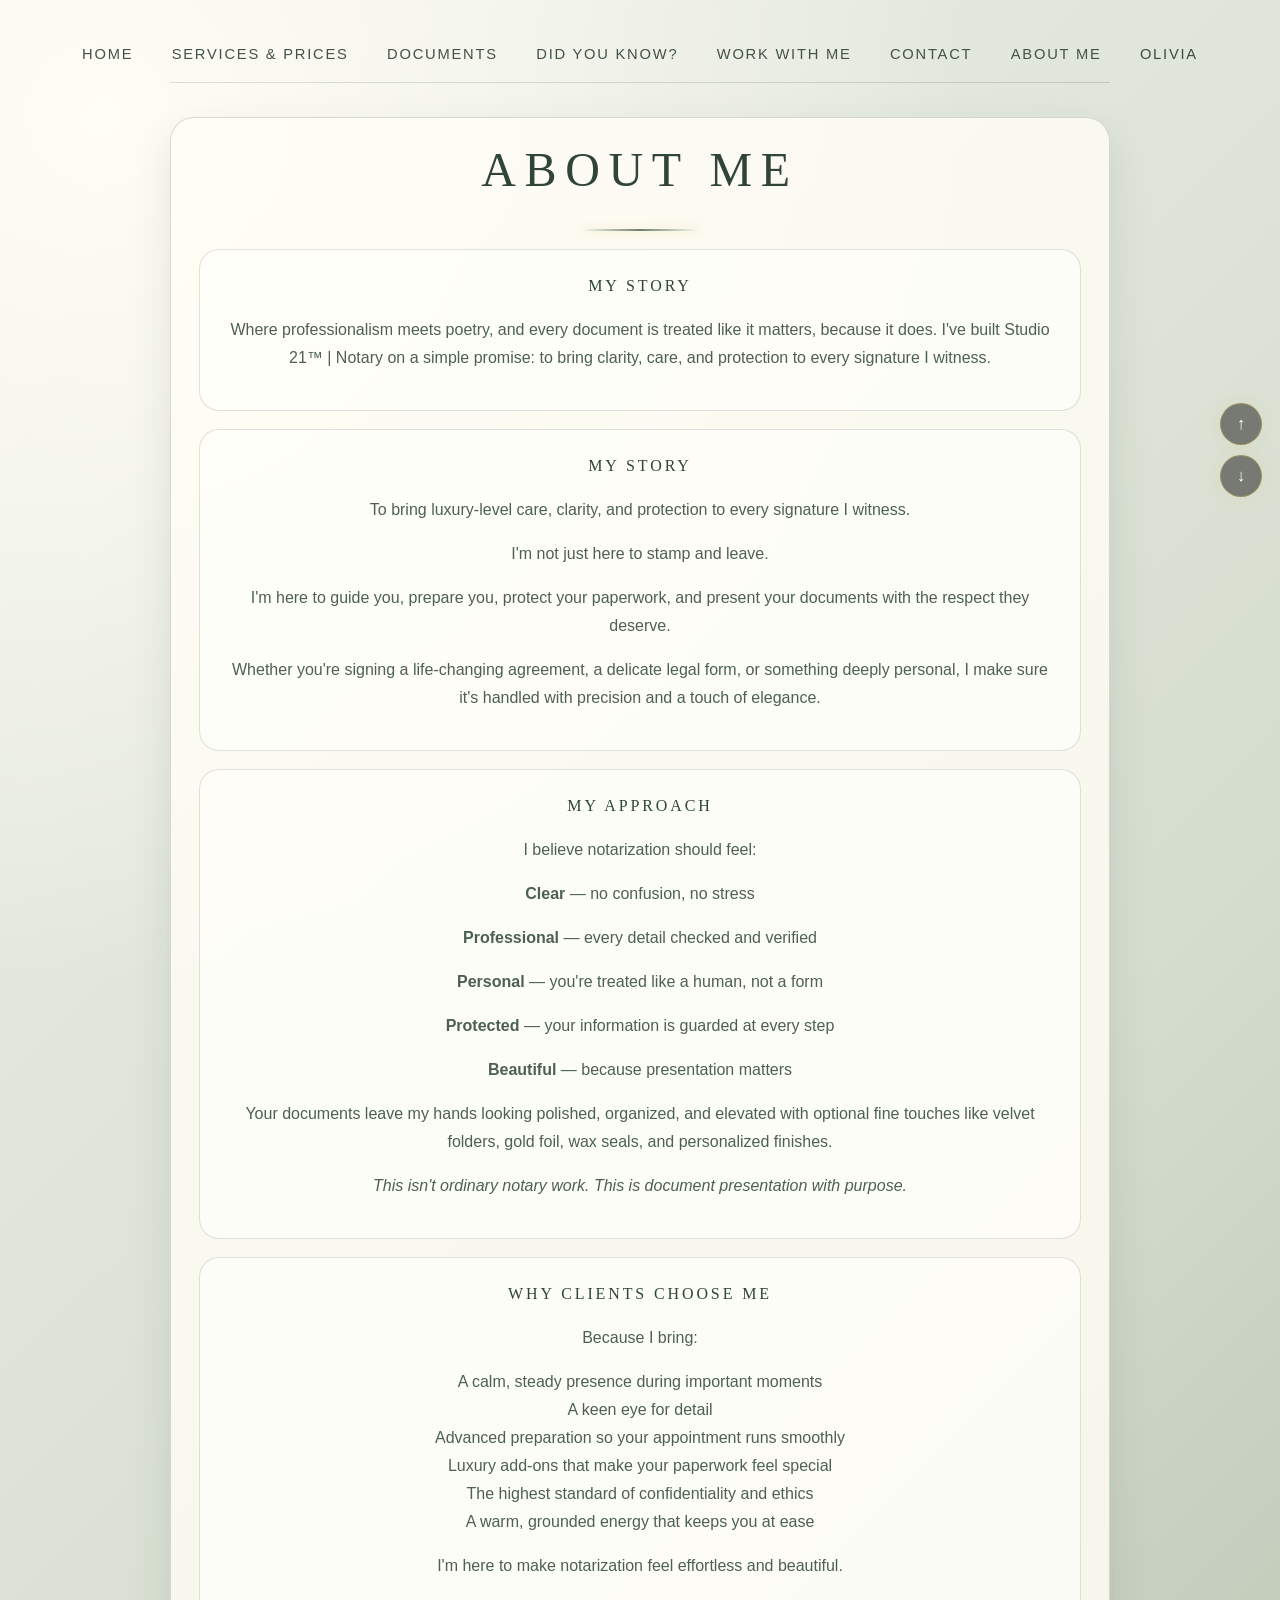
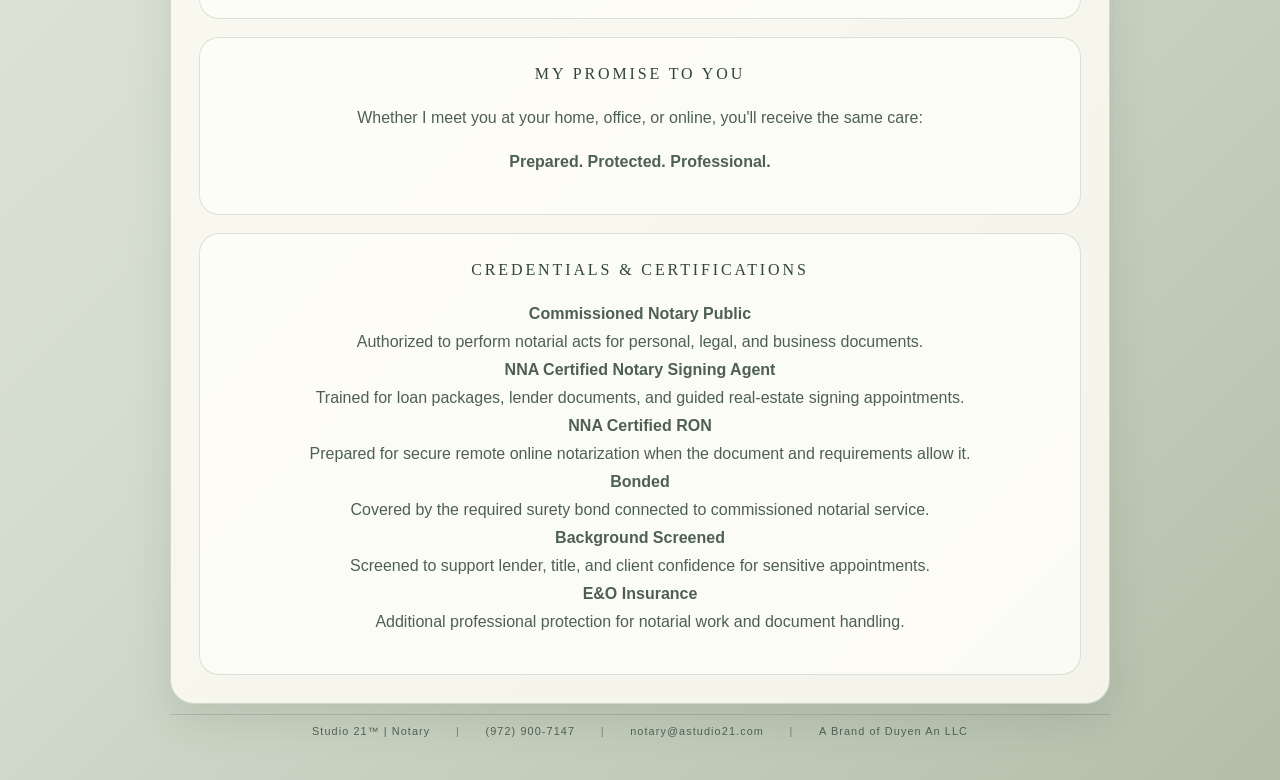
<file: about.html>
﻿<!doctype html>
<html lang="en">
  <head>
    <meta charset="UTF-8" />
    <meta name="viewport" content="width=device-width, initial-scale=1.0" />
    <title>About Me | Studio 21&trade; | Notary</title>
    <link rel="stylesheet" href="styles.css" />
  </head>
  <body id="top">
    <div class="shell page-copy">
      <header class="topbar">
        <nav class="nav">
          <a href="index.html">Home</a>
          <a href="services.html">Services & Prices</a>
          <a href="documents.html">Documents</a>
          <a href="did-you-know.html">Did You Know?</a>
          <a href="work-with-me.html">Work With Me</a>
          <a href="contact.html">Contact</a>
          <a href="about.html">About Me</a>
          <a class="nav-olivia" href="promo.html">Olivia</a>
        </nav></header>

      <section class="section stack">
        <h1 class="page-title">About Me</h1>
        <div class="divider" style="margin: 8px auto 0;"></div>

        <section class="mini" style="text-align:center;">
          <h2>My Story</h2>
          <p>Where professionalism meets poetry, and every document is treated like it matters, because it does. I've built Studio 21&trade; | Notary on a simple promise: to bring clarity, care, and protection to every signature I witness.</p>
        </section>

        <section class="mini" style="text-align:center;">
          <h2>My Story</h2>
          <p>To bring luxury-level care, clarity, and protection to every signature I witness.</p>
          <p>I'm not just here to stamp and leave.</p>
          <p>I'm here to guide you, prepare you, protect your paperwork, and present your documents with the respect they deserve.</p>
          <p>Whether you're signing a life-changing agreement, a delicate legal form, or something deeply personal, I make sure it's handled with precision and a touch of elegance.</p>
        </section>

        <section class="mini" style="text-align:center;">
          <h2>My Approach</h2>
          <p>I believe notarization should feel:</p>
          <p><strong>Clear</strong> &mdash; no confusion, no stress</p>
          <p><strong>Professional</strong> &mdash; every detail checked and verified</p>
          <p><strong>Personal</strong> &mdash; you're treated like a human, not a form</p>
          <p><strong>Protected</strong> &mdash; your information is guarded at every step</p>
          <p><strong>Beautiful</strong> &mdash; because presentation matters</p>
          <p>Your documents leave my hands looking polished, organized, and elevated with optional fine touches like velvet folders, gold foil, wax seals, and personalized finishes.</p>
          <p class="note">This isn't ordinary notary work. This is document presentation with purpose.</p>
        </section>

        <section class="mini" style="text-align:center;">
          <h2>Why Clients Choose Me</h2>
          <p>Because I bring:</p>
          <ul class="center-list">
            <li>A calm, steady presence during important moments</li>
            <li>A keen eye for detail</li>
            <li>Advanced preparation so your appointment runs smoothly</li>
            <li>Luxury add-ons that make your paperwork feel special</li>
            <li>The highest standard of confidentiality and ethics</li>
            <li>A warm, grounded energy that keeps you at ease</li>
          </ul>
          <p>I'm here to make notarization feel effortless and beautiful.</p>
        </section>

        <section class="mini" style="text-align:center;">
          <h2>My Promise to You</h2>
          <p>Whether I meet you at your home, office, or online, you'll receive the same care:</p>
          <p class="callout-line"><strong>Prepared. Protected. Professional.</strong></p>
        </section>

        <section class="mini" style="text-align:center;">
          <h2>Credentials &amp; Certifications</h2>
          <ul class="center-list">
            <li><strong>Commissioned Notary Public</strong><br />Authorized to perform notarial acts for personal, legal, and business documents.</li>
            <li><strong>NNA Certified Notary Signing Agent</strong><br />Trained for loan packages, lender documents, and guided real-estate signing appointments.</li>
            <li><strong>NNA Certified RON</strong><br />Prepared for secure remote online notarization when the document and requirements allow it.</li>
            <li><strong>Bonded</strong><br />Covered by the required surety bond connected to commissioned notarial service.</li>
            <li><strong>Background Screened</strong><br />Screened to support lender, title, and client confidence for sensitive appointments.</li>
            <li><strong>E&amp;O Insurance</strong><br />Additional professional protection for notarial work and document handling.</li>
          </ul>
        </section>
      </section>
      <footer class="business-footer"><span>Studio 21&trade; | Notary</span><span>(972) 900-7147</span><span>notary@astudio21.com</span><span>A Brand of Duyen An LLC</span></footer>
    </div>
    <div class="scroll-rail" aria-label="Page scroll controls">
      <a href="#top" aria-label="Scroll to top">&uarr;</a>
      <a href="#bottom" aria-label="Scroll to bottom">&darr;</a>
    </div>
    <span id="bottom"></span>
  </body>
</html>
</file>
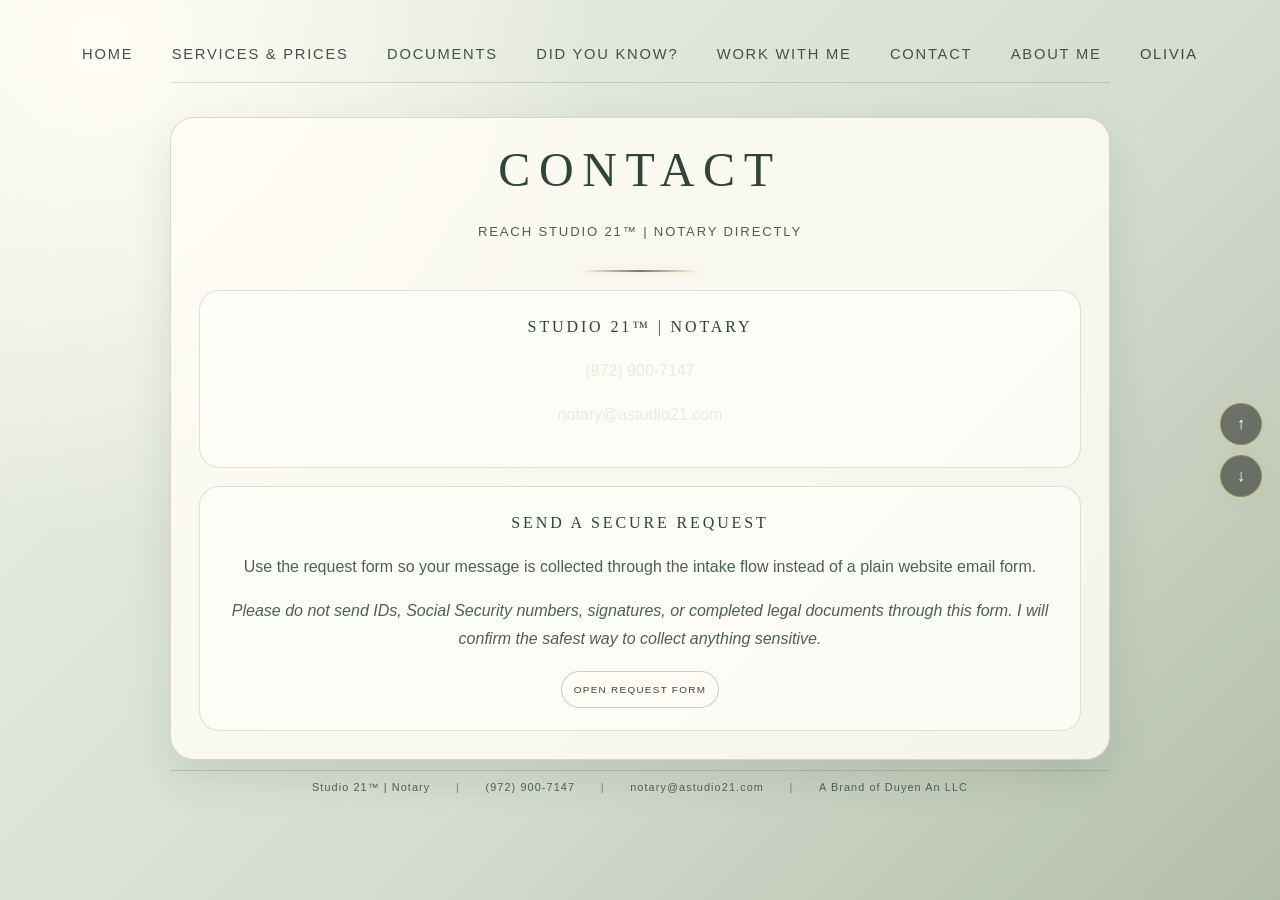
<file: contact.html>
﻿<!doctype html>
<html lang="en">
  <head>
    <meta charset="UTF-8" />
    <meta name="viewport" content="width=device-width, initial-scale=1.0" />
    <title>Contact | Studio 21&trade; | Notary</title>
    <link rel="stylesheet" href="styles.css" />
  </head>
  <body id="top">
    <div class="shell page-copy">
      <header class="topbar">
        <nav class="nav">
          <a href="index.html">Home</a>
          <a href="services.html">Services & Prices</a>
          <a href="documents.html">Documents</a>
          <a href="did-you-know.html">Did You Know?</a>
          <a href="work-with-me.html">Work With Me</a>
          <a href="contact.html">Contact</a>
          <a href="about.html">About Me</a>
          <a class="nav-olivia" href="promo.html">Olivia</a>
        </nav></header>

      <section class="section stack contact-page">
        <h1 class="page-title">Contact</h1>
        <p class="page-subtitle">Reach Studio 21&trade; | Notary directly</p>
        <div class="divider" style="margin: 8px auto 0;"></div>

        <section class="mini contact-card">
          <h2>Studio 21&trade; | Notary</h2>
          <p><a href="tel:+19729007147">(972) 900-7147</a></p>
          <p><a href="mailto:notary@astudio21.com">notary@astudio21.com</a></p>
        </section>

        <section class="mini contact-card">
          <h2>Send a Secure Request</h2>
          <p>
            Use the request form so your message is collected through the intake flow instead of a plain website email form.
          </p>
          <p class="note">
            Please do not send IDs, Social Security numbers, signatures, or completed legal documents through this form. I will confirm the safest way to collect anything sensitive.
          </p>

          <div class="quick-links contact-actions">
            <a class="pill" href="https://docs.google.com/forms/d/e/1FAIpQLSeAj11M5t6ji4qn6wYjSXV3INLf_mHttATePmDrNA1ItGDNRg/viewform?usp=publish-editor" target="_blank" rel="noreferrer">
              Open Request Form
            </a>
          </div>
        </section>
      </section>

      <footer class="business-footer"><span>Studio 21&trade; | Notary</span><span>(972) 900-7147</span><span>notary@astudio21.com</span><span>A Brand of Duyen An LLC</span></footer>
    </div>
    <div class="scroll-rail" aria-label="Page scroll controls">
      <a href="#top" aria-label="Scroll to top">&uarr;</a>
      <a href="#bottom" aria-label="Scroll to bottom">&darr;</a>
    </div>
    <span id="bottom"></span>
  </body>
</html>
</file>
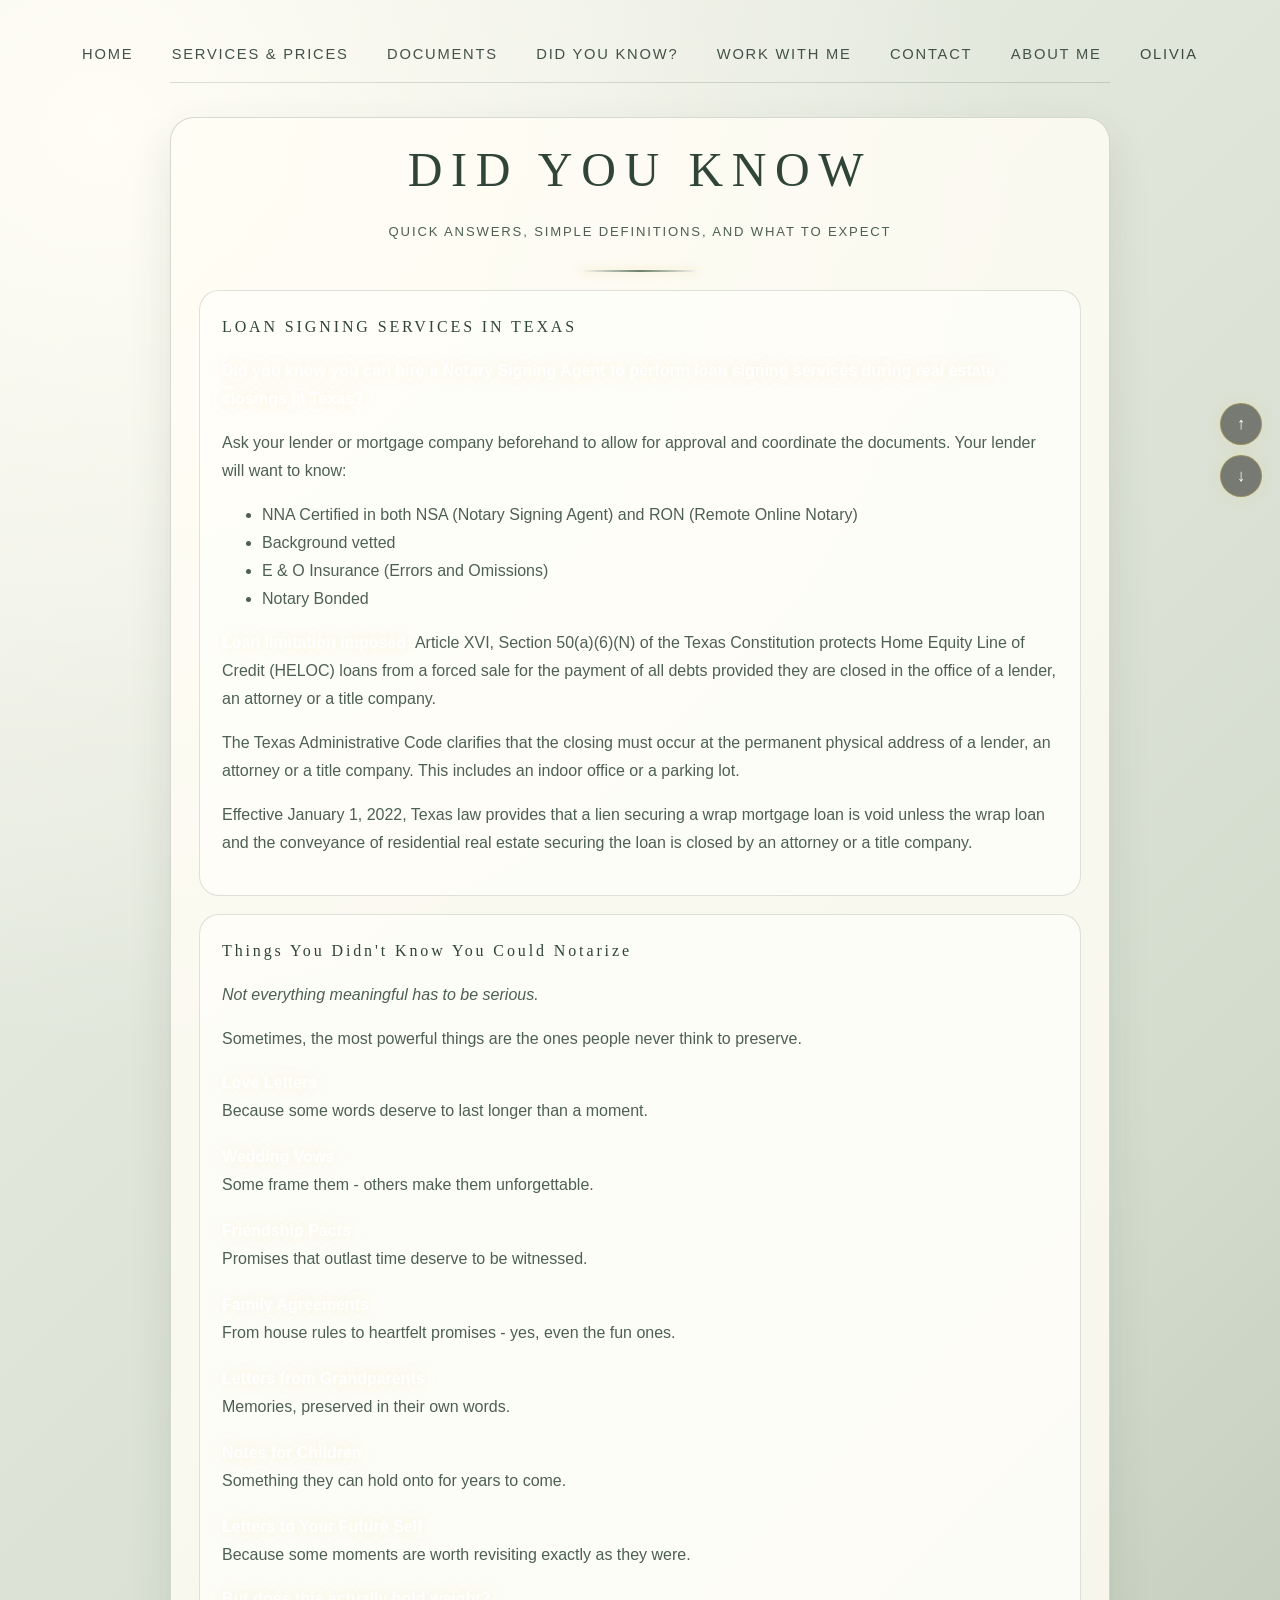
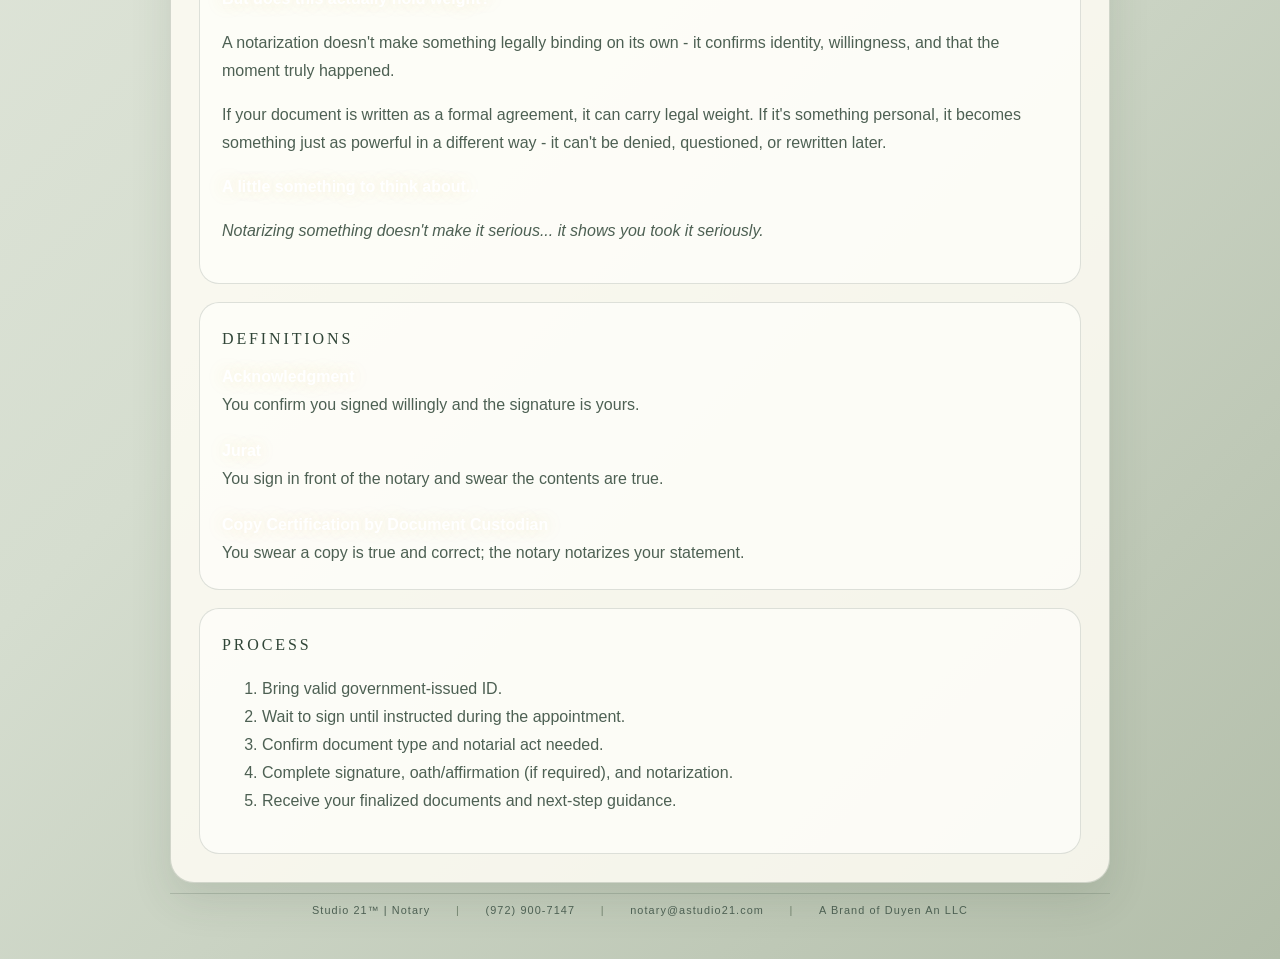
<file: did-you-know.html>
﻿<!doctype html>
<html lang="en">
  <head>
    <meta charset="UTF-8" />
    <meta name="viewport" content="width=device-width, initial-scale=1.0" />
    <title>Did You Know? | Studio 21&trade; | Notary</title>
    <link rel="stylesheet" href="styles.css" />
  </head>
  <body id="top" class="did-page">
    <div class="shell page-copy">
      <header class="topbar">
        <nav class="nav">
          <a href="index.html">Home</a>
          <a href="services.html">Services & Prices</a>
          <a href="documents.html">Documents</a>
          <a href="did-you-know.html">Did You Know?</a>
          <a href="work-with-me.html">Work With Me</a>
          <a href="contact.html">Contact</a>
          <a href="about.html">About Me</a>
          <a class="nav-olivia" href="promo.html">Olivia</a>
        </nav></header>

      <section class="section stack">
        <h1 class="page-title">Did You Know</h1>
        <p class="page-subtitle">Quick answers, simple definitions, and what to expect</p>
        <div class="divider" style="margin: 8px auto 0;"></div>

        <section class="mini">
          <h2>Loan Signing Services in Texas</h2>
          <p><strong>Did you know you can hire a Notary Signing Agent to perform loan signing services during real estate closings in Texas?</strong></p>
          <p>Ask your lender or mortgage company beforehand to allow for approval and coordinate the documents. Your lender will want to know:</p>
          <ul>
            <li>NNA Certified in both NSA (Notary Signing Agent) and RON (Remote Online Notary)</li>
            <li>Background vetted</li>
            <li>E &amp; O Insurance (Errors and Omissions)</li>
            <li>Notary Bonded</li>
          </ul>
          <p><strong>Loan limitation imposed:</strong> Article XVI, Section 50(a)(6)(N) of the Texas Constitution protects Home Equity Line of Credit (HELOC) loans from a forced sale for the payment of all debts provided they are closed in the office of a lender, an attorney or a title company.</p>
          <p>The Texas Administrative Code clarifies that the closing must occur at the permanent physical address of a lender, an attorney or a title company. This includes an indoor office or a parking lot.</p>
          <p>Effective January 1, 2022, Texas law provides that a lien securing a wrap mortgage loan is void unless the wrap loan and the conveyance of residential real estate securing the loan is closed by an attorney or a title company.</p>
        </section>

        <section class="mini">
          <h2 style="text-transform:none;">Things You Didn't Know You Could Notarize</h2>
          <p class="note">Not everything meaningful has to be serious.</p>
          <p>Sometimes, the most powerful things are the ones people never think to preserve.</p>
          <div class="stack">
            <div><strong>Love Letters</strong><br />Because some words deserve to last longer than a moment.</div>
            <div><strong>Wedding Vows</strong><br />Some frame them - others make them unforgettable.</div>
            <div><strong>Friendship Pacts</strong><br />Promises that outlast time deserve to be witnessed.</div>
            <div><strong>Family Agreements</strong><br />From house rules to heartfelt promises - yes, even the fun ones.</div>
            <div><strong>Letters from Grandparents</strong><br />Memories, preserved in their own words.</div>
            <div><strong>Notes for Children</strong><br />Something they can hold onto for years to come.</div>
            <div><strong>Letters to Your Future Self</strong><br />Because some moments are worth revisiting exactly as they were.</div>
          </div>
          <p><strong>But does this actually hold weight?</strong></p>
          <p>A notarization doesn't make something legally binding on its own - it confirms identity, willingness, and that the moment truly happened.</p>
          <p>If your document is written as a formal agreement, it can carry legal weight. If it's something personal, it becomes something just as powerful in a different way - it can't be denied, questioned, or rewritten later.</p>
          <p><strong>A little something to think about...</strong></p>
          <p class="note">Notarizing something doesn't make it serious... it shows you took it seriously.</p>
        </section>

        <section class="mini">
          <h2>Definitions</h2>
          <div class="stack">
            <div><strong>Acknowledgment</strong><br />You confirm you signed willingly and the signature is yours.</div>
            <div><strong>Jurat</strong><br />You sign in front of the notary and swear the contents are true.</div>
            <div><strong>Copy Certification by Document Custodian</strong><br />You swear a copy is true and correct; the notary notarizes your statement.</div>
          </div>
        </section>

        <section class="mini">
          <h2>Process</h2>
          <ol>
            <li>Bring valid government-issued ID.</li>
            <li>Wait to sign until instructed during the appointment.</li>
            <li>Confirm document type and notarial act needed.</li>
            <li>Complete signature, oath/affirmation (if required), and notarization.</li>
            <li>Receive your finalized documents and next-step guidance.</li>
          </ol>
        </section>
      </section>
      <footer class="business-footer"><span>Studio 21&trade; | Notary</span><span>(972) 900-7147</span><span>notary@astudio21.com</span><span>A Brand of Duyen An LLC</span></footer>
    </div>
    <div class="scroll-rail" aria-label="Page scroll controls">
      <a href="#top" aria-label="Scroll to top">&uarr;</a>
      <a href="#bottom" aria-label="Scroll to bottom">&darr;</a>
    </div>
    <span id="bottom"></span>
  </body>
</html>
</file>
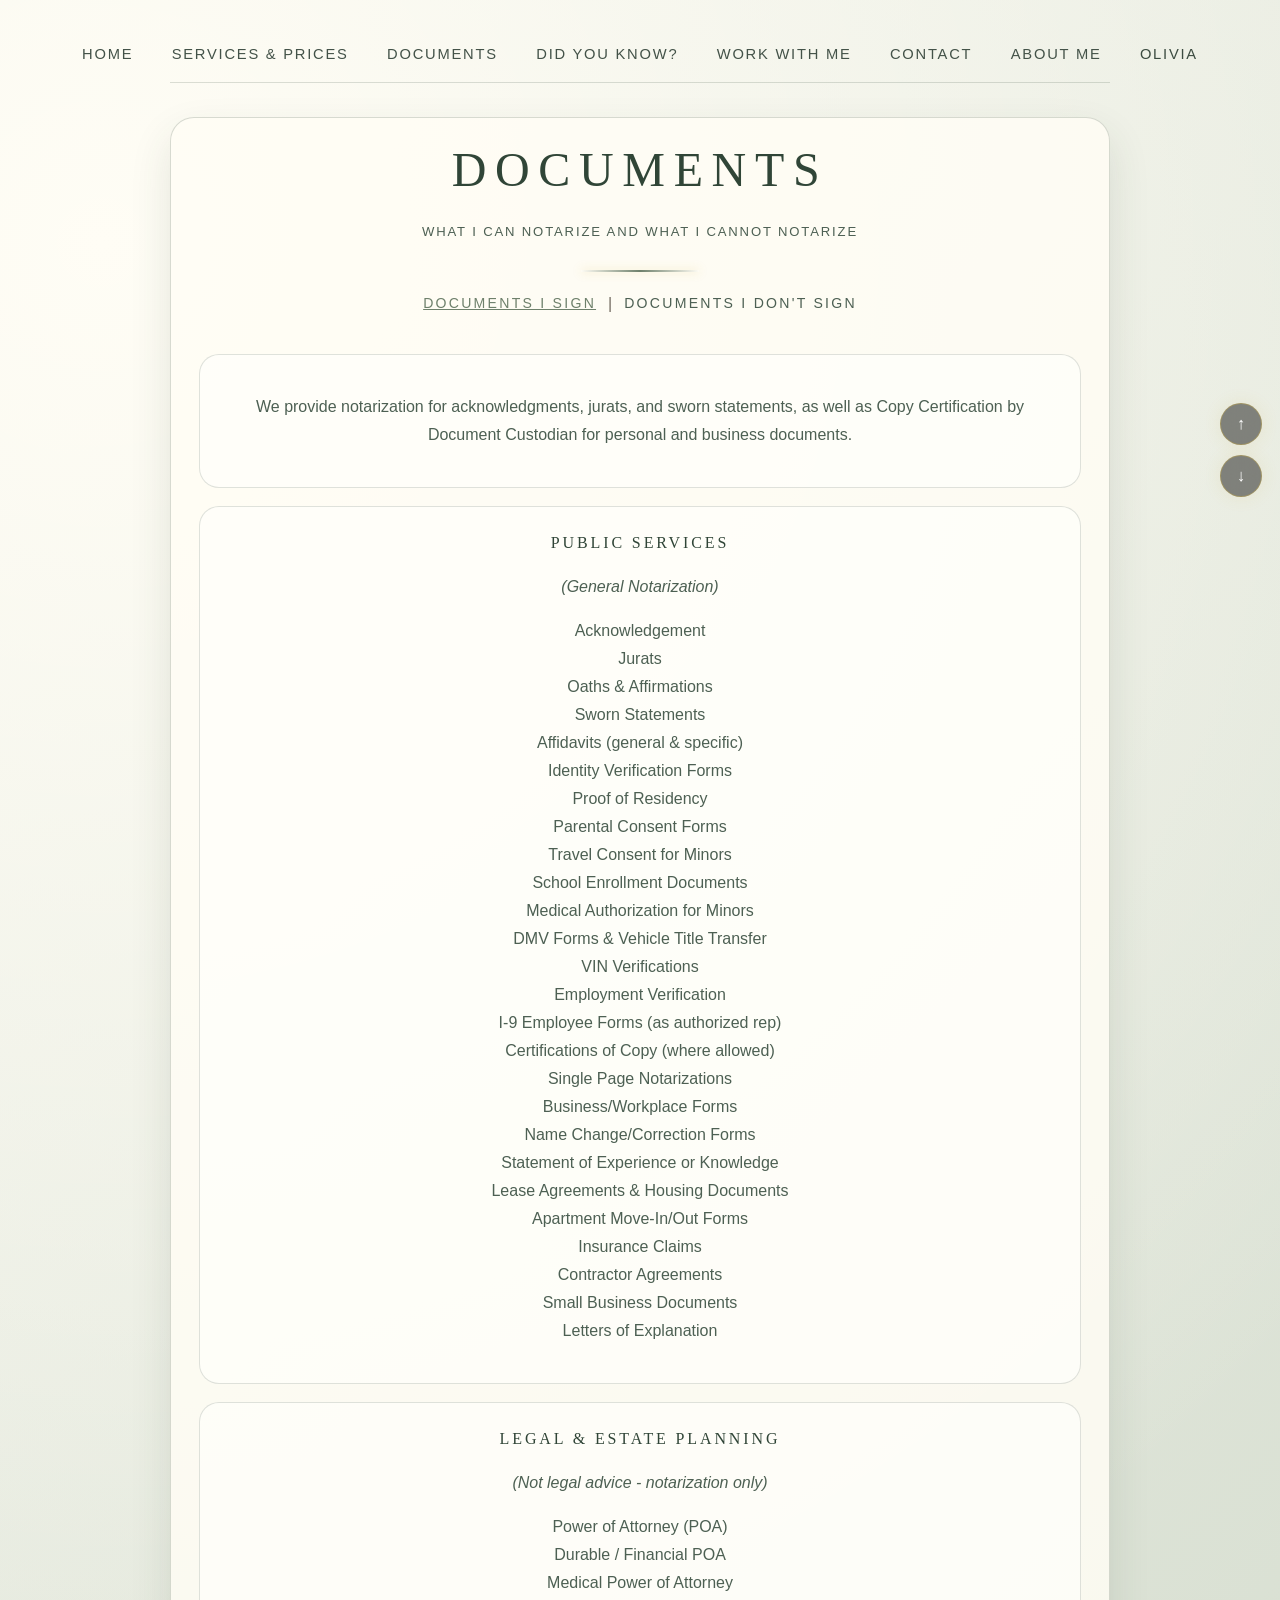
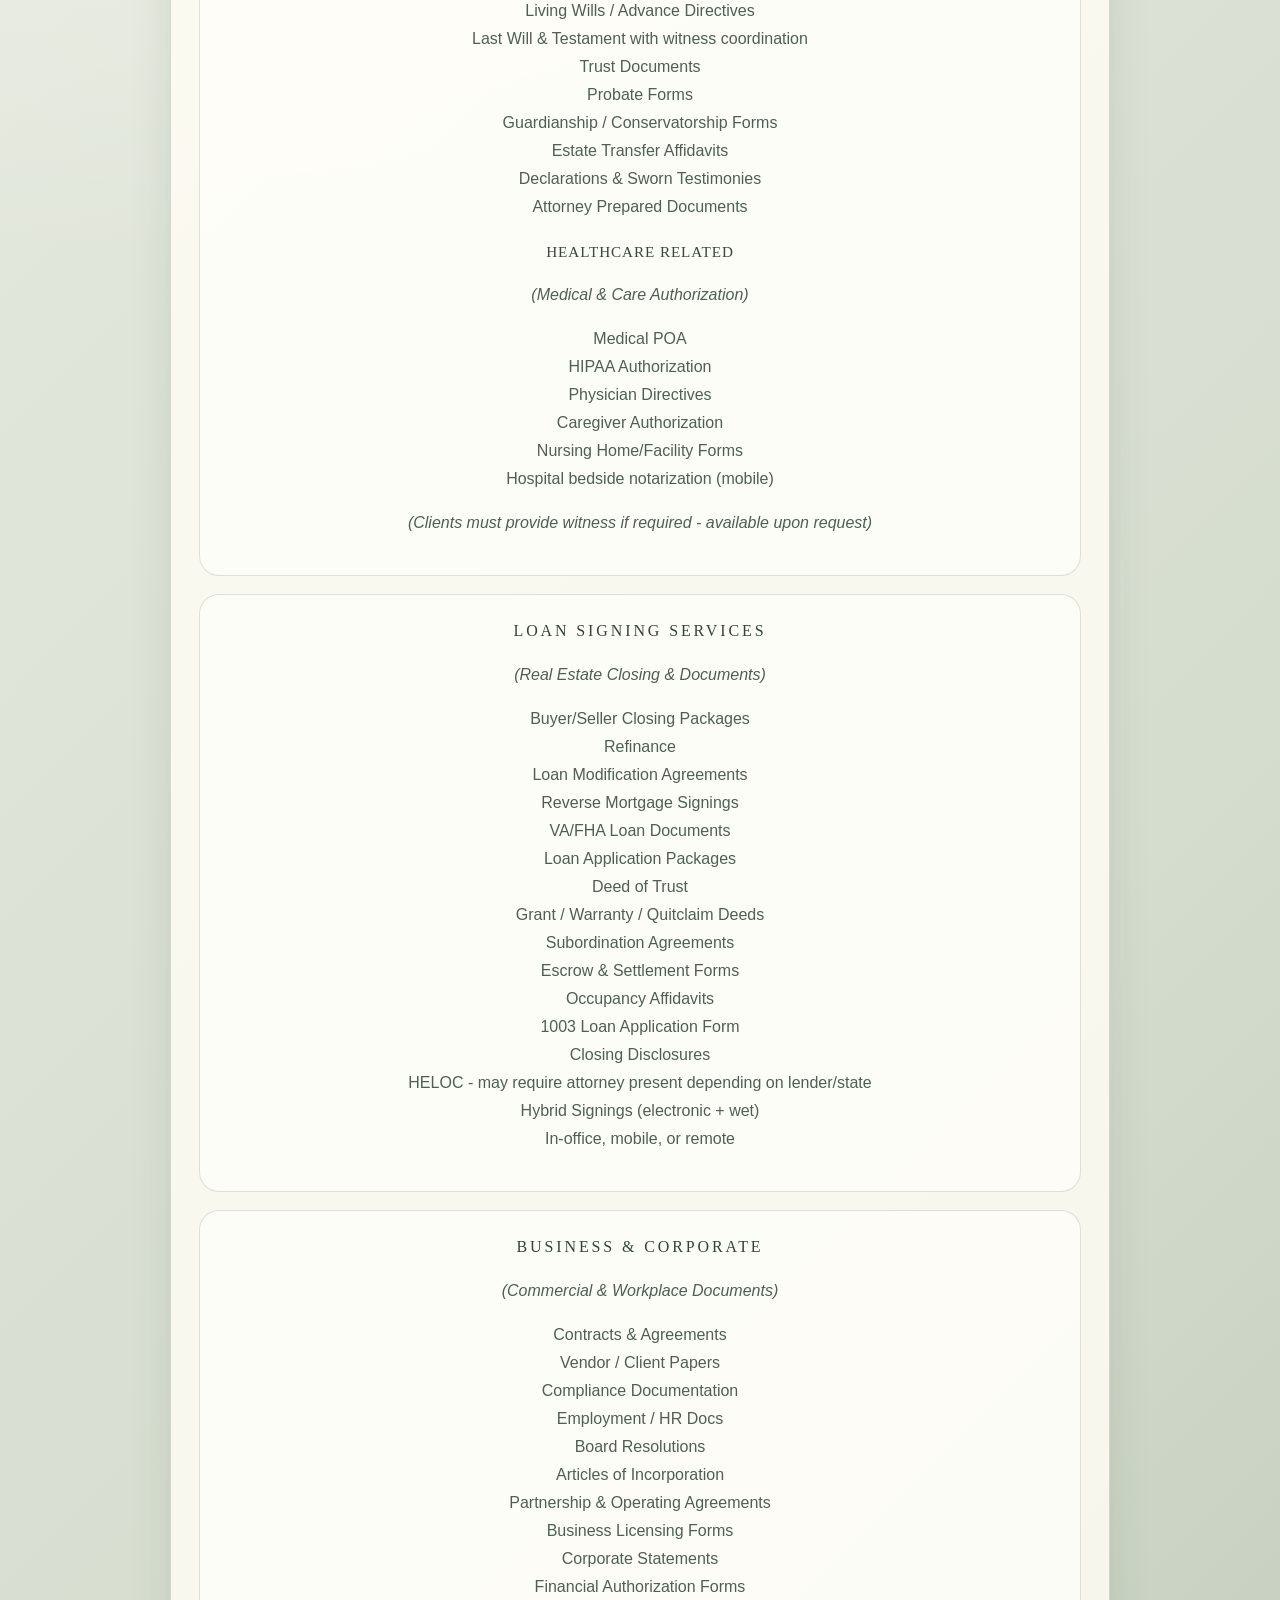
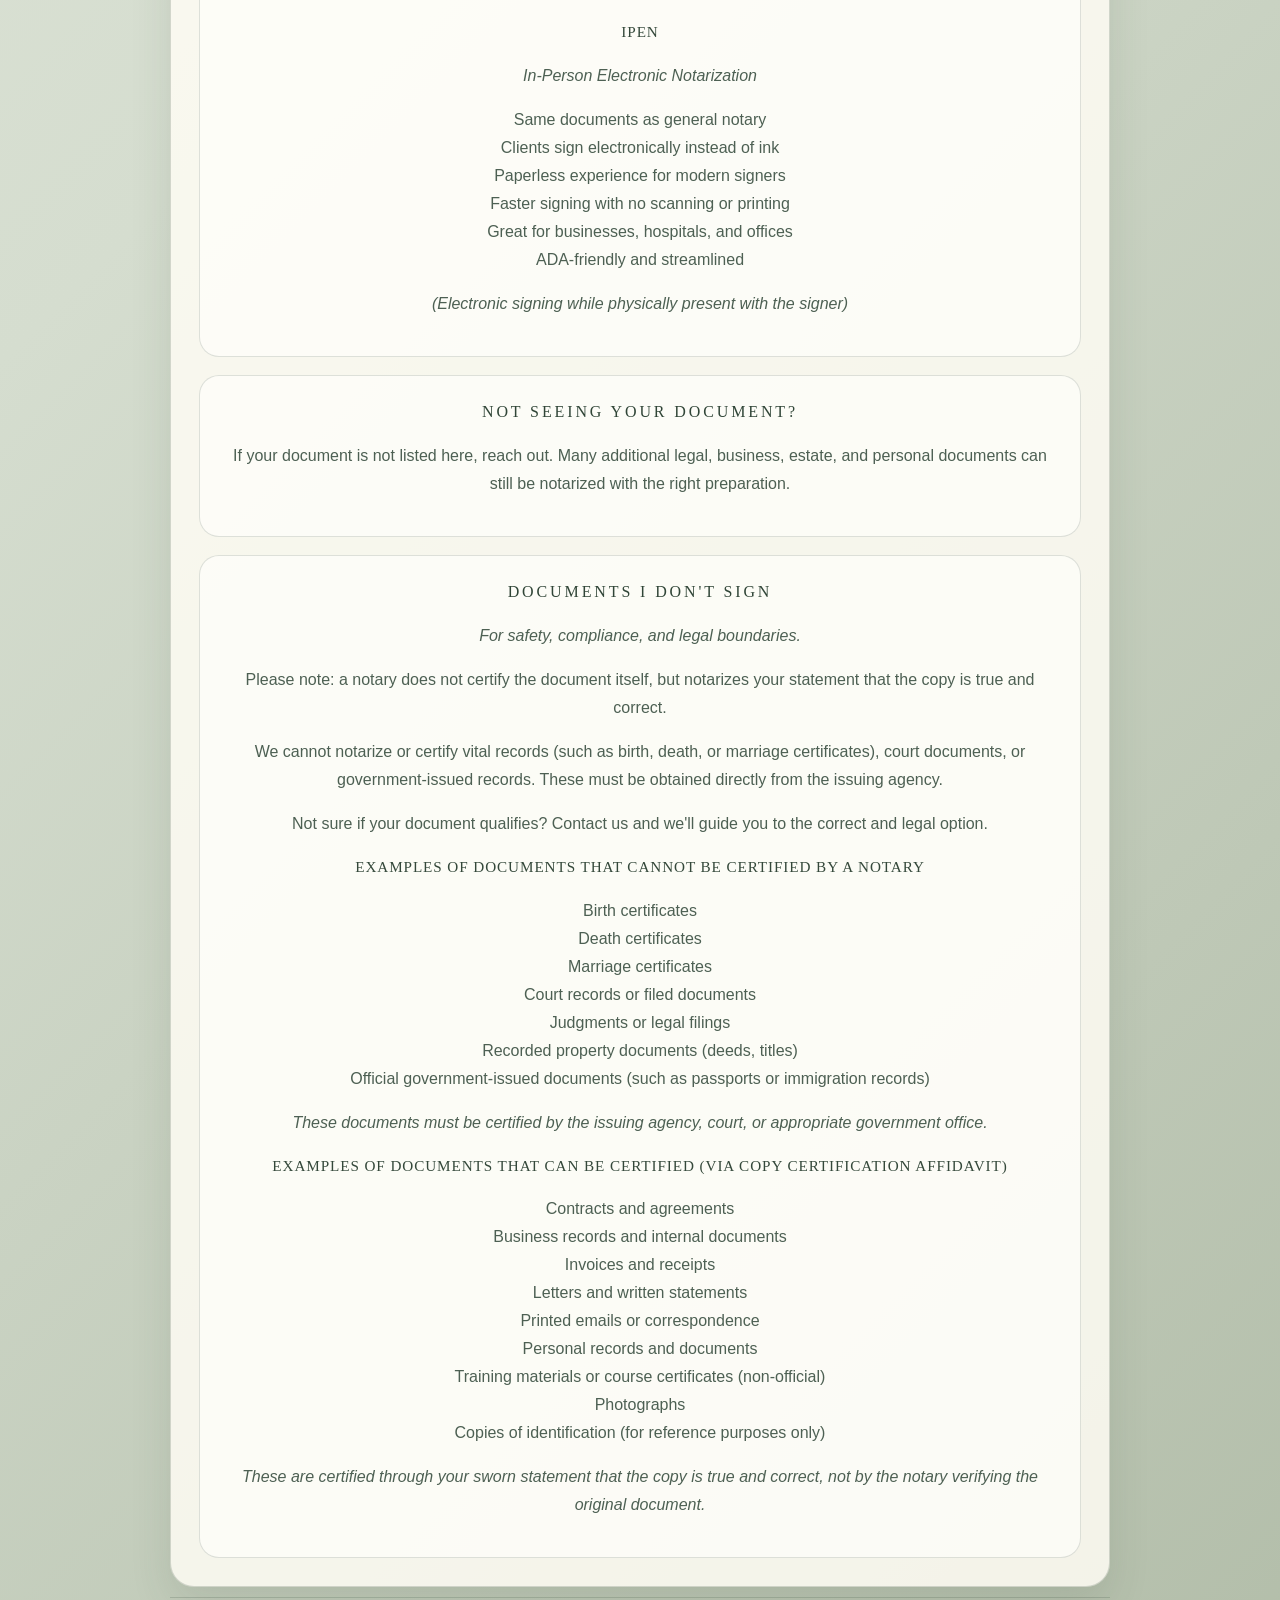
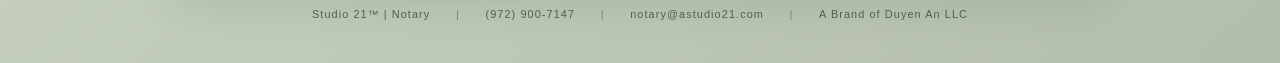
<file: documents.html>
﻿<!doctype html>
<html lang="en">
  <head>
    <meta charset="UTF-8" />
    <meta name="viewport" content="width=device-width, initial-scale=1.0" />
    <title>Documents | Studio 21&trade; | Notary</title>
    <link rel="stylesheet" href="styles.css" />
  </head>
  <body id="top">
    <div class="shell page-copy">
      <header class="topbar">
        <nav class="nav">
          <a href="index.html">Home</a>
          <a href="services.html">Services & Prices</a>
          <a href="documents.html">Documents</a>
          <a href="did-you-know.html">Did You Know?</a>
          <a href="work-with-me.html">Work With Me</a>
          <a href="contact.html">Contact</a>
          <a href="about.html">About Me</a>
          <a class="nav-olivia" href="promo.html">Olivia</a>
        </nav></header>

      <section class="section stack">
        <h1 class="page-title">Documents</h1>
        <p class="page-subtitle">What I can notarize and what I cannot notarize</p>
        <div class="divider" style="margin: 8px auto 0;"></div>

        <div class="split-toggle">
          <a class="toggle-link active" href="#documents-i-sign">Documents I Sign</a>
          <span style="color:#716a61;">|</span>
          <a class="toggle-link" href="#documents-i-dont-sign">Documents I Don't Sign</a>
        </div>

        <section id="documents-i-sign" class="mini" style="text-align:center;">
          <p>We provide notarization for acknowledgments, jurats, and sworn statements, as well as Copy Certification by Document Custodian for personal and business documents.</p>
        </section>

        <section class="mini" style="text-align:center;">
          <h2>Public Services</h2>
          <p class="note">(General Notarization)</p>
          <ul class="center-list">
            <li>Acknowledgement</li>
            <li>Jurats</li>
            <li>Oaths &amp; Affirmations</li>
            <li>Sworn Statements</li>
            <li>Affidavits (general &amp; specific)</li>
            <li>Identity Verification Forms</li>
            <li>Proof of Residency</li>
            <li>Parental Consent Forms</li>
            <li>Travel Consent for Minors</li>
            <li>School Enrollment Documents</li>
            <li>Medical Authorization for Minors</li>
            <li>DMV Forms &amp; Vehicle Title Transfer</li>
            <li>VIN Verifications</li>
            <li>Employment Verification</li>
            <li>I-9 Employee Forms (as authorized rep)</li>
            <li>Certifications of Copy (where allowed)</li>
            <li>Single Page Notarizations</li>
            <li>Business/Workplace Forms</li>
            <li>Name Change/Correction Forms</li>
            <li>Statement of Experience or Knowledge</li>
            <li>Lease Agreements &amp; Housing Documents</li>
            <li>Apartment Move-In/Out Forms</li>
            <li>Insurance Claims</li>
            <li>Contractor Agreements</li>
            <li>Small Business Documents</li>
            <li>Letters of Explanation</li>
          </ul>
        </section>

        <section class="mini" style="text-align:center;">
          <h2>Legal & Estate Planning</h2>
          <p class="note">(Not legal advice - notarization only)</p>
          <ul class="center-list">
            <li>Power of Attorney (POA)</li>
            <li>Durable / Financial POA</li>
            <li>Medical Power of Attorney</li>
            <li>Living Wills / Advance Directives</li>
            <li>Last Will &amp; Testament with witness coordination</li>
            <li>Trust Documents</li>
            <li>Probate Forms</li>
            <li>Guardianship / Conservatorship Forms</li>
            <li>Estate Transfer Affidavits</li>
            <li>Declarations &amp; Sworn Testimonies</li>
            <li>Attorney Prepared Documents</li>
          </ul>
          <h3 style="margin-top:18px;">Healthcare Related</h3>
          <p class="note">(Medical & Care Authorization)</p>
          <ul class="center-list">
            <li>Medical POA</li>
            <li>HIPAA Authorization</li>
            <li>Physician Directives</li>
            <li>Caregiver Authorization</li>
            <li>Nursing Home/Facility Forms</li>
            <li>Hospital bedside notarization (mobile)</li>
          </ul>
          <p class="note">(Clients must provide witness if required - available upon request)</p>
        </section>

        <section class="mini" style="text-align:center;">
          <h2>Loan Signing Services</h2>
          <p class="note">(Real Estate Closing & Documents)</p>
          <ul class="center-list">
            <li>Buyer/Seller Closing Packages</li>
            <li>Refinance</li>
            <li>Loan Modification Agreements</li>
            <li>Reverse Mortgage Signings</li>
            <li>VA/FHA Loan Documents</li>
            <li>Loan Application Packages</li>
            <li>Deed of Trust</li>
            <li>Grant / Warranty / Quitclaim Deeds</li>
            <li>Subordination Agreements</li>
            <li>Escrow &amp; Settlement Forms</li>
            <li>Occupancy Affidavits</li>
            <li>1003 Loan Application Form</li>
            <li>Closing Disclosures</li>
            <li>HELOC - may require attorney present depending on lender/state</li>
            <li>Hybrid Signings (electronic + wet)</li>
            <li>In-office, mobile, or remote</li>
          </ul>
        </section>

        <section class="mini" style="text-align:center;">
          <h2>Business & Corporate</h2>
          <p class="note">(Commercial & Workplace Documents)</p>
          <ul class="center-list">
            <li>Contracts &amp; Agreements</li>
            <li>Vendor / Client Papers</li>
            <li>Compliance Documentation</li>
            <li>Employment / HR Docs</li>
            <li>Board Resolutions</li>
            <li>Articles of Incorporation</li>
            <li>Partnership &amp; Operating Agreements</li>
            <li>Business Licensing Forms</li>
            <li>Corporate Statements</li>
            <li>Financial Authorization Forms</li>
          </ul>
          <h3 style="margin-top:18px;">IPEN</h3>
          <p class="note">In-Person Electronic Notarization</p>
          <ul class="center-list">
            <li>Same documents as general notary</li>
            <li>Clients sign electronically instead of ink</li>
            <li>Paperless experience for modern signers</li>
            <li>Faster signing with no scanning or printing</li>
            <li>Great for businesses, hospitals, and offices</li>
            <li>ADA-friendly and streamlined</li>
          </ul>
          <p class="note">(Electronic signing while physically present with the signer)</p>
        </section>

        <section class="mini" style="text-align:center;">
          <h2>Not Seeing Your Document?</h2>
          <p>If your document is not listed here, reach out. Many additional legal, business, estate, and personal documents can still be notarized with the right preparation.</p>
        </section>

        <section id="documents-i-dont-sign" class="mini" style="text-align:center;">
          <h2>Documents I Don't Sign</h2>
          <p class="note">For safety, compliance, and legal boundaries.</p>
          <p>Please note: a notary does not certify the document itself, but notarizes your statement that the copy is true and correct.</p>
          <p>We cannot notarize or certify vital records (such as birth, death, or marriage certificates), court documents, or government-issued records. These must be obtained directly from the issuing agency.</p>
          <p>Not sure if your document qualifies? Contact us and we'll guide you to the correct and legal option.</p>

          <h3 style="margin-top:16px;">Examples of Documents That Cannot Be Certified by a Notary</h3>
          <ul class="center-list">
            <li>Birth certificates</li>
            <li>Death certificates</li>
            <li>Marriage certificates</li>
            <li>Court records or filed documents</li>
            <li>Judgments or legal filings</li>
            <li>Recorded property documents (deeds, titles)</li>
            <li>Official government-issued documents (such as passports or immigration records)</li>
          </ul>
          <p class="note">These documents must be certified by the issuing agency, court, or appropriate government office.</p>

          <h3 style="margin-top:16px;">Examples of Documents That Can Be Certified (via Copy Certification Affidavit)</h3>
          <ul class="center-list">
            <li>Contracts and agreements</li>
            <li>Business records and internal documents</li>
            <li>Invoices and receipts</li>
            <li>Letters and written statements</li>
            <li>Printed emails or correspondence</li>
            <li>Personal records and documents</li>
            <li>Training materials or course certificates (non-official)</li>
            <li>Photographs</li>
            <li>Copies of identification (for reference purposes only)</li>
          </ul>
          <p class="note">These are certified through your sworn statement that the copy is true and correct, not by the notary verifying the original document.</p>
        </section>
      </section>
      <footer class="business-footer"><span>Studio 21&trade; | Notary</span><span>(972) 900-7147</span><span>notary@astudio21.com</span><span>A Brand of Duyen An LLC</span></footer>
    </div>
    <div class="scroll-rail" aria-label="Page scroll controls">
      <a href="#top" aria-label="Scroll to top">&uarr;</a>
      <a href="#bottom" aria-label="Scroll to bottom">&darr;</a>
    </div>
    <span id="bottom"></span>
  </body>
</html>
</file>
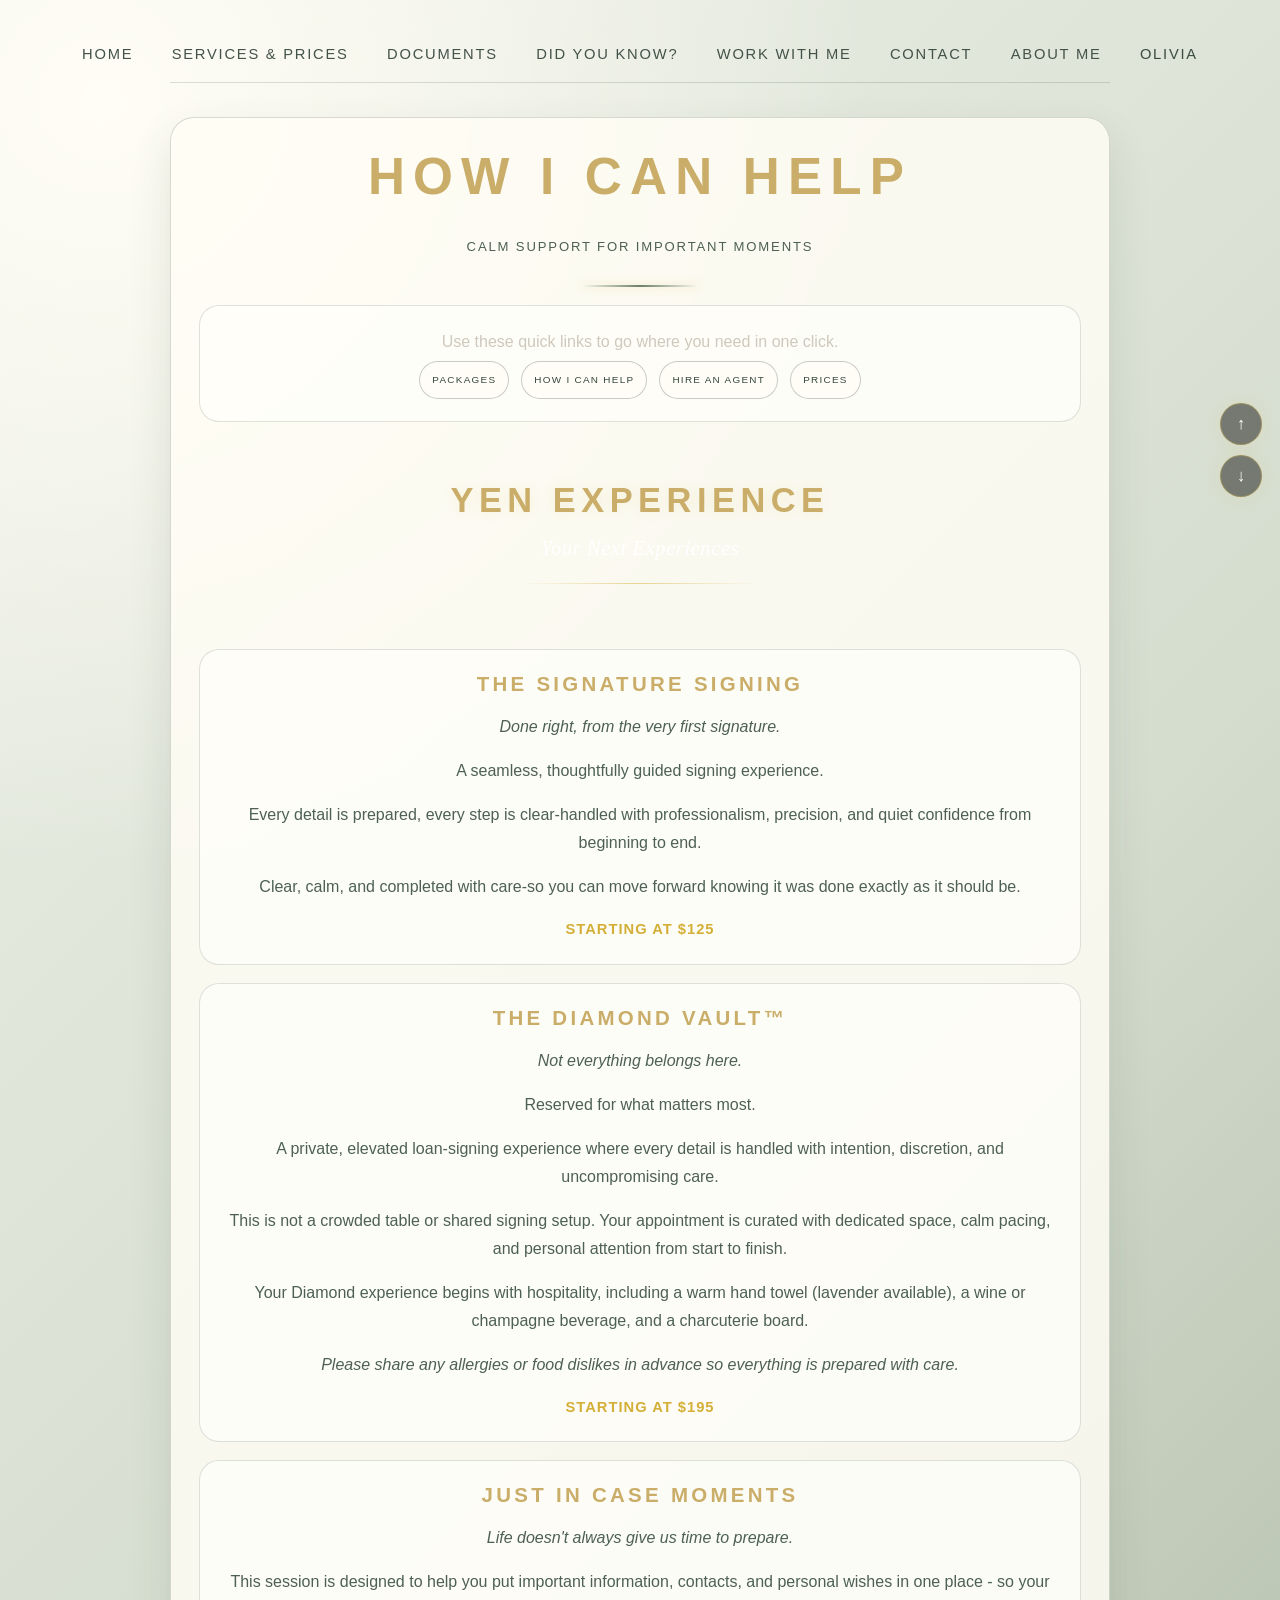
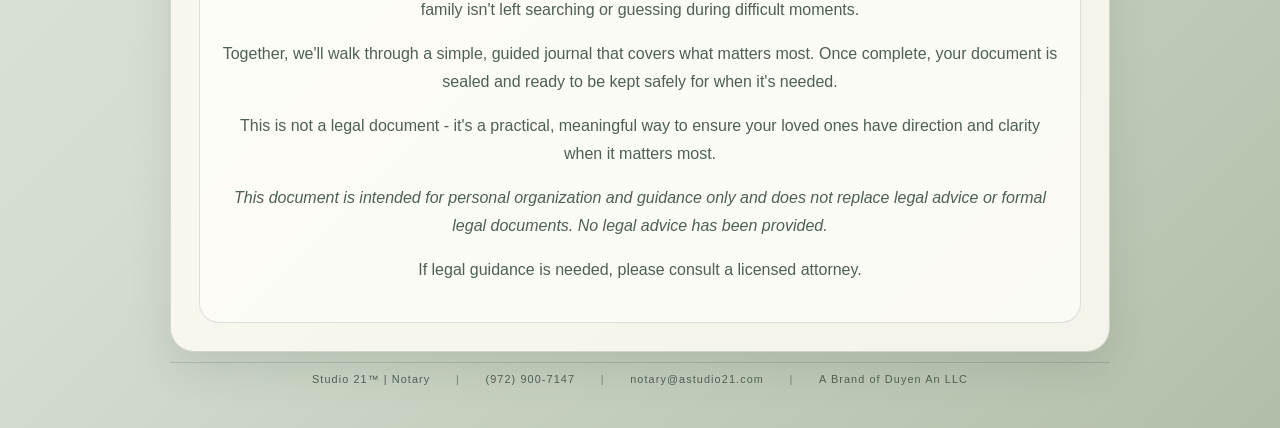
<file: how-i-can-help.html>
﻿<!doctype html>
<html lang="en">
  <head>
    <meta charset="UTF-8" />
    <meta name="viewport" content="width=device-width, initial-scale=1.0" />
    <title>How I Can Help | Studio 21&trade; | Notary</title>
    <link rel="stylesheet" href="styles.css" />
  </head>
  <body id="top" class="help-page">
    <div class="shell page-copy">
      <header class="topbar">
        <nav class="nav">
          <a href="index.html">Home</a>
          <a href="services.html">Services & Prices</a>
          <a href="documents.html">Documents</a>
          <a href="did-you-know.html">Did You Know?</a>
          <a href="work-with-me.html">Work With Me</a>
          <a href="contact.html">Contact</a>
          <a href="about.html">About Me</a>
          <a class="nav-olivia" href="promo.html">Olivia</a>
        </nav></header>

      <section class="section stack">
        <h1 class="page-title">How I Can Help</h1>
        <p class="page-subtitle">Calm support for important moments</p>
        <div class="divider" style="margin: 8px auto 0;"></div>

        <section class="mini" style="text-align:center;">
          <p style="margin:0; color:#cfc8bc; line-height:1.7;">Use these quick links to go where you need in one click.</p>
          <div class="quick-links">
            <a class="pill" href="prices.html">Packages</a>
            <a class="pill" href="how-i-can-help.html">How I Can Help</a>
            <a class="pill" href="work-with-me.html">Hire an Agent</a>
            <a class="pill" href="services.html">Prices</a>
          </div>
        </section>

        <section style="text-align:center; padding:40px 8px 28px;">
          <h2 style="margin:0 0 12px; color:#d4af37; font-weight:500; letter-spacing:3px; text-transform:none; line-height:1.22; font-size:clamp(1.7rem, 3.2vw, 2.35rem); font-family:'Cinzel', serif; text-shadow:0 0 14px rgba(212, 175, 55, 0.14);">
            Yen Experience
          </h2>
          <p style="margin:0; color:#ffffff; font-style:italic; font-size:clamp(1.06rem, 2vw, 1.28rem); letter-spacing:0.6px; line-height:1.45; font-family:'Cormorant Garamond', serif;">
            Your Next Experiences
          </p>
          <div style="margin:20px auto 0; width:min(240px, 60%); height:1px; background:linear-gradient(90deg, transparent, rgba(212,175,55,0.5), transparent);"></div>
          <div style="margin:18px auto 0; width:100%; max-width:120px; height:1px; background:linear-gradient(90deg, transparent, rgba(255,255,255,0.28), transparent);"></div>
        </section>

        <section class="mini" style="text-align:center;">
          <h2 style="margin:0 0 10px; color:#d4af37; font-weight:600; letter-spacing:1.6px; text-transform:none; font-size:1.22rem; font-family:'Cinzel', serif;">The Signature Signing</h2>
          <p class="note">Done right, from the very first signature.</p>
          <p>A seamless, thoughtfully guided signing experience.</p>
          <p>Every detail is prepared, every step is clear-handled with professionalism, precision, and quiet confidence from beginning to end.</p>
          <p>Clear, calm, and completed with care-so you can move forward knowing it was done exactly as it should be.</p>
          <p style="margin:0; color:#d4af37; line-height:1.65; max-width:58ch; margin-inline:auto; letter-spacing:1px; text-transform:uppercase; font-size:0.92rem; font-weight:600;">Starting at $125</p>
        </section>

        <section class="mini" style="text-align:center;">
          <h2 style="margin:0 0 10px; color:#d4af37; font-weight:600; letter-spacing:1.6px; text-transform:none; font-size:1.22rem; font-family:'Cinzel', serif;">The Diamond Vault&trade;</h2>
          <p class="note">Not everything belongs here.</p>
          <p>Reserved for what matters most.</p>
          <p>A private, elevated loan-signing experience where every detail is handled with intention, discretion, and uncompromising care.</p>
          <p>This is not a crowded table or shared signing setup. Your appointment is curated with dedicated space, calm pacing, and personal attention from start to finish.</p>
          <p>Your Diamond experience begins with hospitality, including a warm hand towel (lavender available), a wine or champagne beverage, and a charcuterie board.</p>
          <p class="note">Please share any allergies or food dislikes in advance so everything is prepared with care.</p>
          <p style="margin:0; color:#d4af37; line-height:1.65; max-width:58ch; margin-inline:auto; letter-spacing:1px; text-transform:uppercase; font-size:0.92rem; font-weight:600;">Starting at $195</p>
        </section>

        <section class="mini" style="text-align:center;">
          <h2 style="margin:0 0 10px; color:#d4af37; font-weight:500; letter-spacing:1.6px; text-transform:none; font-size:1.22rem; font-family:'Cinzel', serif;">JUST IN CASE MOMENTS</h2>
          <p class="note">Life doesn't always give us time to prepare.</p>
          <p>This session is designed to help you put important information, contacts, and personal wishes in one place - so your family isn't left searching or guessing during difficult moments.</p>
          <p>Together, we'll walk through a simple, guided journal that covers what matters most. Once complete, your document is sealed and ready to be kept safely for when it's needed.</p>
          <p>This is not a legal document - it's a practical, meaningful way to ensure your loved ones have direction and clarity when it matters most.</p>
          <p class="note">This document is intended for personal organization and guidance only and does not replace legal advice or formal legal documents. No legal advice has been provided.</p>
          <p>If legal guidance is needed, please consult a licensed attorney.</p>
        </section>
      </section>
      <footer class="business-footer"><span>Studio 21&trade; | Notary</span><span>(972) 900-7147</span><span>notary@astudio21.com</span><span>A Brand of Duyen An LLC</span></footer>
    </div>
    <div class="scroll-rail" aria-label="Page scroll controls">
      <a href="#top" aria-label="Scroll to top">&uarr;</a>
      <a href="#bottom" aria-label="Scroll to bottom">&darr;</a>
    </div>
    <span id="bottom"></span>
  </body>
</html>
</file>
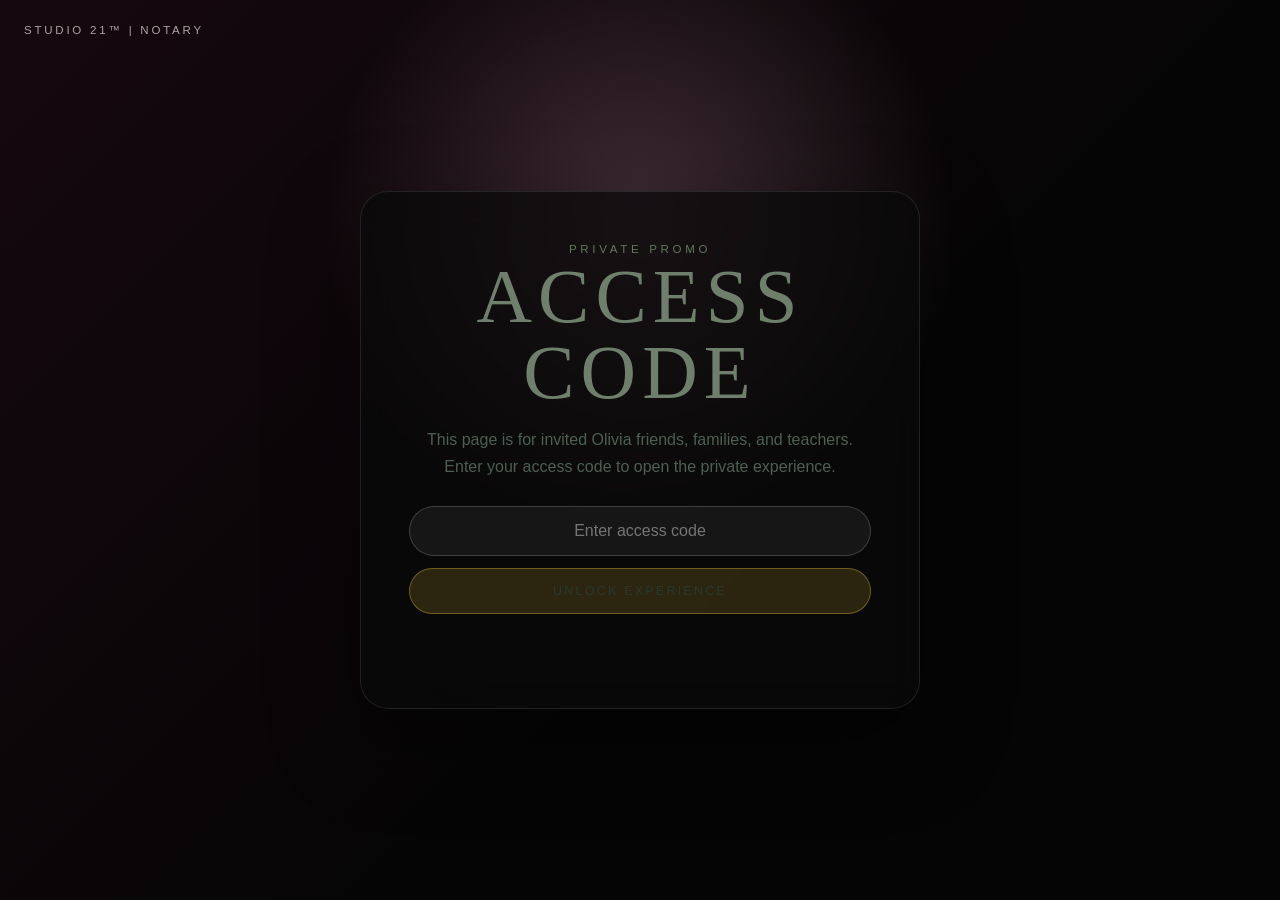
<file: olivia-experience.html>
﻿<!doctype html>
<html lang="en">
  <head>
    <meta charset="UTF-8" />
    <meta name="viewport" content="width=device-width, initial-scale=1.0" />
    <title>Olivia's Experience | Studio 21&trade; | Notary</title>
    <meta
      name="description"
      content="A private family notary keepsake experience for Olivia's friends and families."
    />
    <link rel="stylesheet" href="styles.css" />
  </head>
  <body class="olivia-page-body">
    <main class="olivia-landing">
      <div class="olivia-glitter-field" aria-hidden="true">
        <div class="fairy-sweep">&#10022;</div>
        <div class="glitter-curtain"></div>
        <div class="glitter-curtain glitter-curtain-alt"></div>
        <span class="dust dust-1"></span>
        <span class="dust dust-2"></span>
        <span class="dust dust-3"></span>
        <span class="dust dust-4"></span>
        <span class="dust dust-5"></span>
        <span class="dust dust-6"></span>
        <span class="dust dust-7"></span>
        <span class="dust dust-8"></span>
        <span class="dust dust-9"></span>
        <span class="dust dust-10"></span>
        <span class="dust dust-11"></span>
        <span class="dust dust-12"></span>
        <span class="dust dust-13"></span>
        <span class="dust dust-14"></span>
        <span class="dust dust-15"></span>
        <span class="dust dust-16"></span>
        <span class="dust dust-17"></span>
        <span class="dust dust-18"></span>
        <span class="dust dust-19"></span>
        <span class="dust dust-20"></span>
        <span class="dust dust-21"></span>
        <span class="dust dust-22"></span>
        <span class="dust dust-23"></span>
        <span class="dust dust-24"></span>
        <span class="dust dust-25"></span>
        <span class="dust dust-26"></span>
        <span class="dust dust-27"></span>
        <span class="dust dust-28"></span>
        <span class="dust dust-29"></span>
        <span class="dust dust-30"></span>
        <span class="dust dust-31"></span>
        <span class="dust dust-32"></span>
        <span class="dust dust-33"></span>
        <span class="dust dust-34"></span>
        <span class="dust dust-35"></span>
        <span class="dust dust-36"></span>
        <span class="glitter-shard shard-1"></span>
        <span class="glitter-shard shard-2"></span>
        <span class="glitter-shard shard-3"></span>
        <span class="glitter-shard shard-4"></span>
        <span class="glitter-shard shard-5"></span>
        <span class="glitter-shard shard-6"></span>
        <span class="glitter-shard shard-7"></span>
        <span class="glitter-shard shard-8"></span>
        <span class="glitter-shard shard-9"></span>
        <span class="glitter-shard shard-10"></span>
        <span class="glitter-flash"></span>
      </div>

      <section class="olivia-card">
        <img class="olivia-logo" src="logo2.jpg" alt="Studio 21&trade; | Notary logo" />
        <p class="olivia-pill">Olivia's little thank-you experience</p>
        <h1>A sweet family keepsake made just for Olivia's friends & families.</h1>
        <p class="olivia-copy">
          Choose a fun memory to make official: love notes, family promises, pet keepsakes,
          or fun milestone certificates. Use code <strong>OG-POP</strong> for 15% off after approval.
        </p>

        <div class="olivia-actions">
          <a class="olivia-request-button" href="https://docs.google.com/forms/d/e/1FAIpQLSfZ5uxjapGjtHG3SMHbF23beryvVwdPW5wbE8ibilQrp7PGhQ/viewform?usp=header" target="_blank" rel="noreferrer">
            Open Olivia Request Form
          </a>
          <a class="olivia-secondary-link" href="index.html">Regular notary services</a>
        </div>

        <div class="olivia-note">
          Official notarizations require a signer who is 18 or older with valid ID. A parent
          or guardian must be present for minors when applicable.
        </div>
      </section>

      <section class="olivia-ideas" aria-label="Olivia experience ideas">
        <article>
          <h2>Love Notes & Letters</h2>
          <p>I love you notes, thank-you letters, encouragement, or sweet words to someone special.</p>
        </article>
        <article>
          <h2>Family Promises</h2>
          <p>Family promises, wedding vows, memory notes, or heartfelt words you want to keep.</p>
        </article>
        <article>
          <h2>More Keepsake Choices</h2>
          <ul class="olivia-choice-list">
            <li>Family Agreements</li>
            <li>Friendship Pacts</li>
            <li>Notes for Children</li>
            <li>Letters from Grandparents</li>
          </ul>
        </article>
        <article>
          <h2>Pet Paw Promise</h2>
          <p>A playful keepsake with your pet, a paw print, photo, or forever-friend promise.</p>
        </article>
        <article>
          <h2>Kid CEO Certificate</h2>
          <p>A fun official-feeling certificate for goals, chores, little dreams, or milestones.</p>
        </article>
        <article>
          <h2>Something Else in Mind?</h2>
          <p>If it needs a signature, witness, or special keepsake moment, I can probably help notarize it or tell you what is needed.</p>
        </article>
      </section>

      <footer class="business-footer"><span>Studio 21&trade; | Notary</span><span>(972) 900-7147</span><span>notary@astudio21.com</span><span>A Brand of Duyen An LLC</span></footer>
    </main>

    <script>
      if (sessionStorage.getItem("ynxOliviaPromoUnlocked") !== "true") {
        window.location.replace("promo.html");
      }
    </script>
  </body>
</html>
</file>
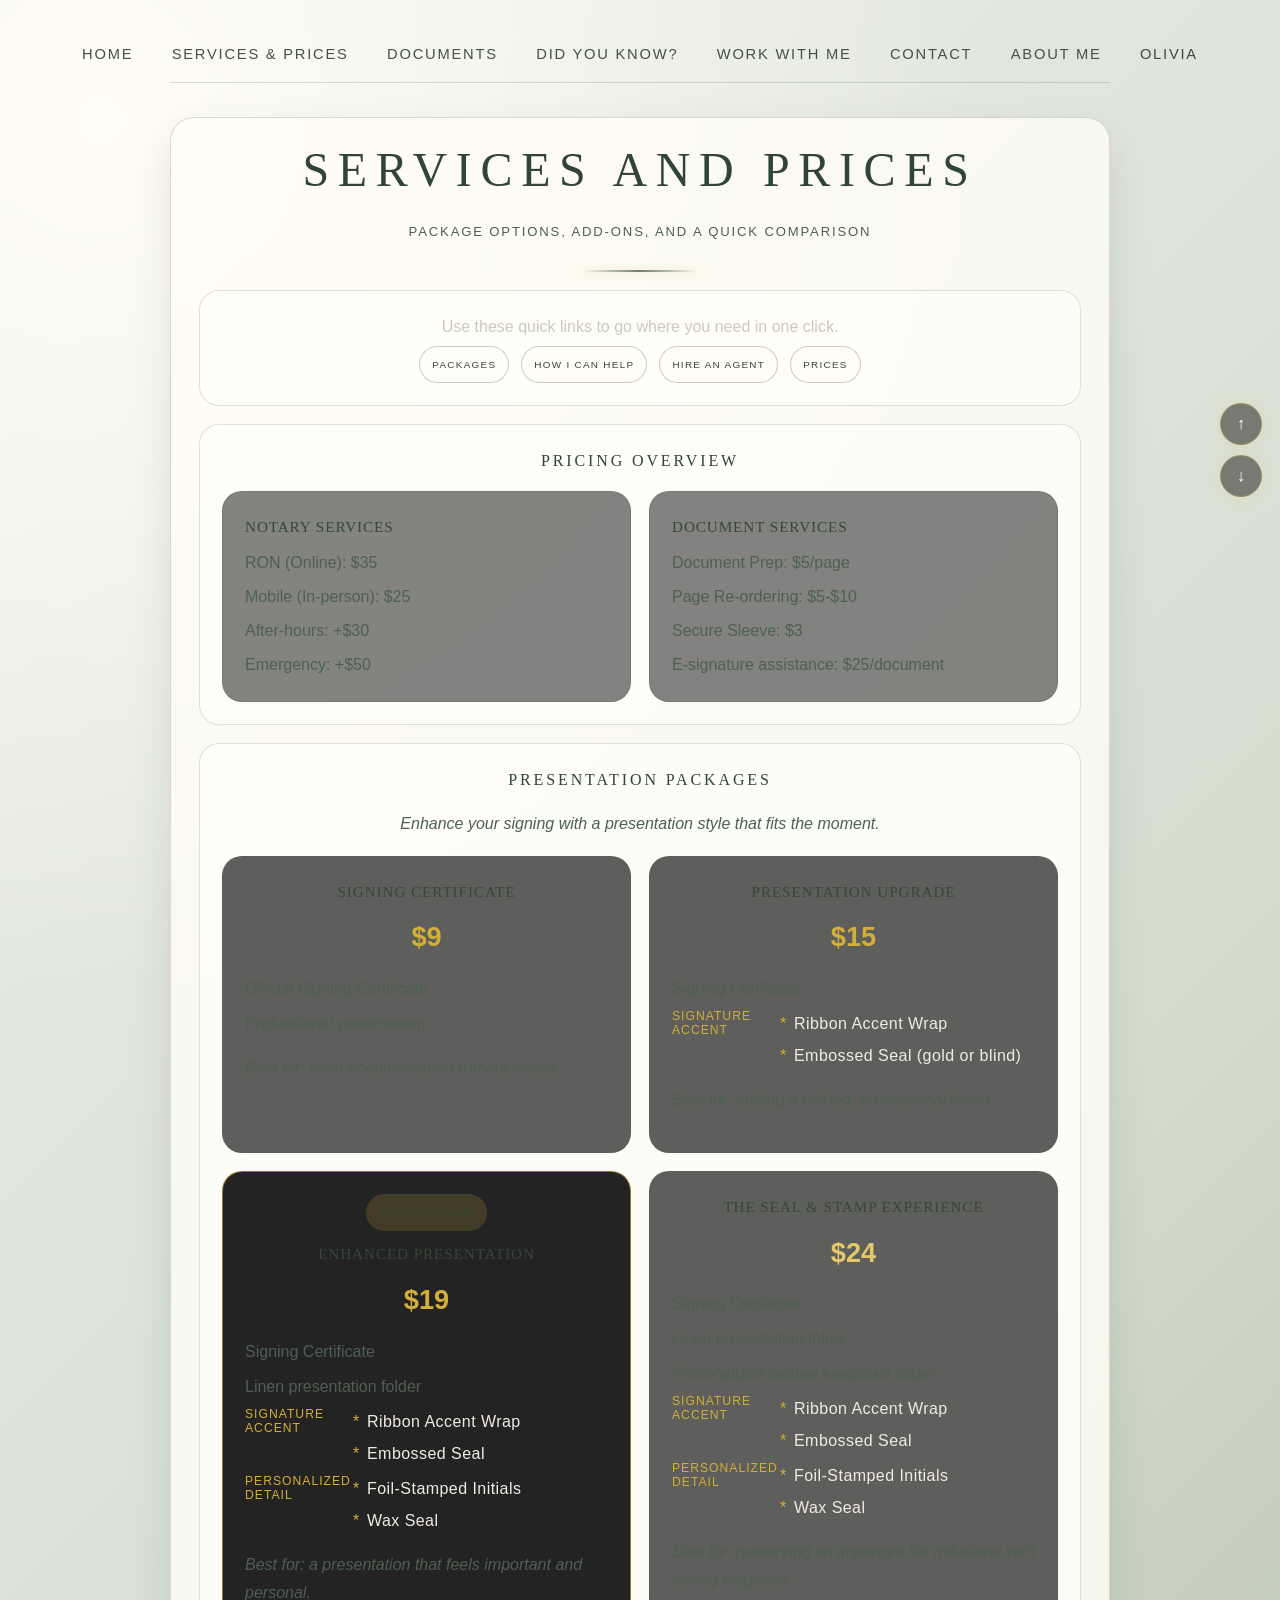
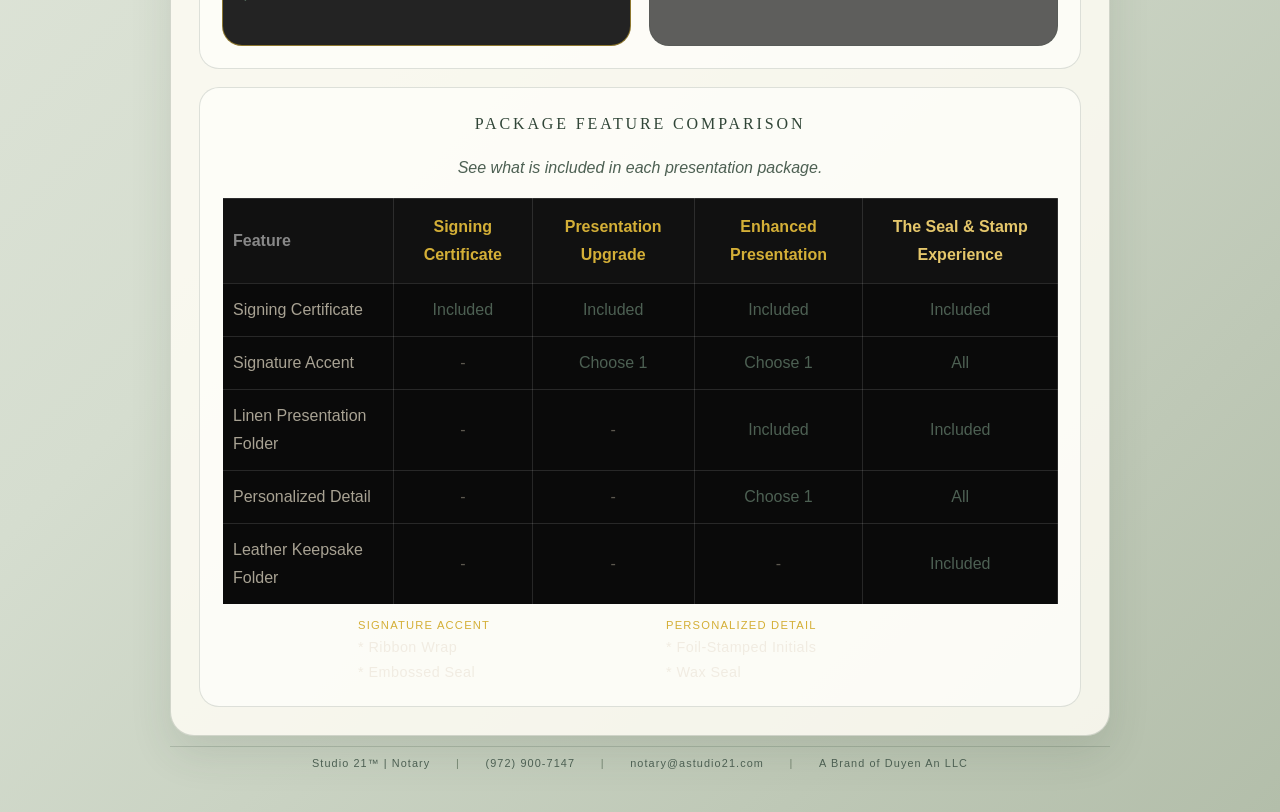
<file: prices.html>
﻿<!doctype html>
<html lang="en">
  <head>
    <meta charset="UTF-8" />
    <meta name="viewport" content="width=device-width, initial-scale=1.0" />
    <title>Packages | Studio 21&trade; | Notary</title>
    <link rel="stylesheet" href="styles.css" />
  </head>
  <body id="top">
    <div class="shell page-copy">
      <header class="topbar">
        <nav class="nav">
          <a href="index.html">Home</a>
          <a href="services.html">Services & Prices</a>
          <a href="documents.html">Documents</a>
          <a href="did-you-know.html">Did You Know?</a>
          <a href="work-with-me.html">Work With Me</a>
          <a href="contact.html">Contact</a>
          <a href="about.html">About Me</a>
          <a class="nav-olivia" href="promo.html">Olivia</a>
        </nav></header>

      <section class="section stack">
        <h1 class="page-title">Services and Prices</h1>
        <p class="page-subtitle">Package options, add-ons, and a quick comparison</p>
        <div class="divider" style="margin: 8px auto 0;"></div>

        <section class="mini" style="text-align:center;">
          <p style="margin:0; color:#cfc8bc; line-height:1.7;">Use these quick links to go where you need in one click.</p>
          <div class="quick-links">
            <a class="pill" href="prices.html">Packages</a>
            <a class="pill" href="how-i-can-help.html">How I Can Help</a>
            <a class="pill" href="work-with-me.html">Hire an Agent</a>
            <a class="pill" href="services.html">Prices</a>
          </div>
        </section>

        <section class="mini" style="text-align:center;">
          <h2>Pricing Overview</h2>
          <div class="grid-2" style="margin-top: 16px; text-align:left;">
            <div class="mini" style="background: rgba(8,8,8,0.5);">
              <h3>Notary Services</h3>
              <div class="stack" style="gap: 6px;">
                <div>RON (Online): $35</div>
                <div>Mobile (In-person): $25</div>
                <div>After-hours: +$30</div>
                <div>Emergency: +$50</div>
              </div>
            </div>
            <div class="mini" style="background: rgba(8,8,8,0.5);">
              <h3>Document Services</h3>
              <div class="stack" style="gap: 6px;">
                <div>Document Prep: $5/page</div>
                <div>Page Re-ordering: $5-$10</div>
                <div>Secure Sleeve: $3</div>
                <div>E-signature assistance: $25/document</div>
              </div>
            </div>
          </div>
        </section>

        <section class="mini" style="text-align:center;">
          <h2>Presentation Packages</h2>
          <p class="note">Enhance your signing with a presentation style that fits the moment.</p>
          <div class="grid-2" style="margin-top: 18px;">
            <div class="mini" style="text-align:left; background: rgba(10,10,10,0.65);">
              <h3 style="text-align:center;">Signing Certificate</h3>
              <p style="text-align:center; color:#d4af37; font-size:1.7rem; font-weight:700; margin:0 0 14px;">$9</p>
              <div class="stack" style="gap:7px;">
                <div>Official Signing Certificate</div>
                <div>Professional presentation</div>
              </div>
              <p class="note">Best for: clear documentation without extras.</p>
            </div>
            <div class="mini" style="text-align:left; background: rgba(10,10,10,0.65);">
              <h3 style="text-align:center;">Presentation Upgrade</h3>
              <p style="text-align:center; color:#d4af37; font-size:1.7rem; font-weight:700; margin:0 0 14px;">$15</p>
              <div class="stack" style="gap:7px;">
                <div>Signing Certificate</div>
                <div style="display:grid; grid-template-columns:98px 1fr; gap:10px; align-items:start; text-align:left;">
                  <span style="color:#d4af37; font-size:0.76rem; letter-spacing:1px; text-transform:uppercase; line-height:1.15;">Signature Accent</span>
                  <div style="display:grid; gap:4px; color:#f1ece2; letter-spacing:0.45px;">
                    <div style="position:relative; padding-left:14px;"><span style="position:absolute; left:0; color:#d4af37;">*</span>Ribbon Accent Wrap</div>
                    <div style="position:relative; padding-left:14px;"><span style="position:absolute; left:0; color:#d4af37;">*</span>Embossed Seal (gold or blind)</div>
                  </div>
                </div>
              </div>
              <p class="note">Best for: adding a refined, professional touch.</p>
            </div>
            <div class="mini" style="text-align:left; background: rgba(17,17,17,0.92); border-color: rgba(212,175,55,0.6);">
              <p style="margin:0 0 10px; text-align:center;"><span class="pill" style="display:inline-block; background: rgba(212,175,55,0.18);">Most Popular</span></p>
              <h3 style="text-align:center;">Enhanced Presentation</h3>
              <p style="text-align:center; color:#d4af37; font-size:1.7rem; font-weight:700; margin:0 0 14px;">$19</p>
              <div class="stack" style="gap:7px;">
                <div>Signing Certificate</div>
                <div>Linen presentation folder</div>
                <div style="display:grid; grid-template-columns:98px 1fr; gap:10px; align-items:start; text-align:left;">
                  <span style="color:#d4af37; font-size:0.76rem; letter-spacing:1px; text-transform:uppercase; line-height:1.15;">Signature Accent</span>
                  <div style="display:grid; gap:4px; color:#f1ece2; letter-spacing:0.45px;">
                    <div style="position:relative; padding-left:14px;"><span style="position:absolute; left:0; color:#d4af37;">*</span>Ribbon Accent Wrap</div>
                    <div style="position:relative; padding-left:14px;"><span style="position:absolute; left:0; color:#d4af37;">*</span>Embossed Seal</div>
                  </div>
                </div>
                <div style="display:grid; grid-template-columns:98px 1fr; gap:10px; align-items:start; text-align:left;">
                  <span style="color:#d4af37; font-size:0.76rem; letter-spacing:1px; text-transform:uppercase; line-height:1.15;">Personalized Detail</span>
                  <div style="display:grid; gap:4px; color:#f1ece2; letter-spacing:0.45px;">
                    <div style="position:relative; padding-left:14px;"><span style="position:absolute; left:0; color:#d4af37;">*</span>Foil-Stamped Initials</div>
                    <div style="position:relative; padding-left:14px;"><span style="position:absolute; left:0; color:#d4af37;">*</span>Wax Seal</div>
                  </div>
                </div>
              </div>
              <p class="note">Best for: a presentation that feels important and personal.</p>
            </div>
            <div class="mini" style="text-align:left; background: rgba(10,10,10,0.65);">
              <h3 style="text-align:center;">The Seal &amp; Stamp Experience</h3>
              <p style="text-align:center; color:#e5c76b; font-size:1.7rem; font-weight:700; margin:0 0 14px;">$24</p>
              <div class="stack" style="gap:7px;">
                <div>Signing Certificate</div>
                <div>Linen presentation folder</div>
                <div>Personalized leather keepsake folder</div>
                <div style="display:grid; grid-template-columns:98px 1fr; gap:10px; align-items:start; text-align:left;">
                  <span style="color:#d4af37; font-size:0.76rem; letter-spacing:1px; text-transform:uppercase; line-height:1.15;">Signature Accent</span>
                  <div style="display:grid; gap:4px; color:#f1ece2; letter-spacing:0.45px;">
                    <div style="position:relative; padding-left:14px;"><span style="position:absolute; left:0; color:#d4af37;">*</span>Ribbon Accent Wrap</div>
                    <div style="position:relative; padding-left:14px;"><span style="position:absolute; left:0; color:#d4af37;">*</span>Embossed Seal</div>
                  </div>
                </div>
                <div style="display:grid; grid-template-columns:98px 1fr; gap:10px; align-items:start; text-align:left;">
                  <span style="color:#d4af37; font-size:0.76rem; letter-spacing:1px; text-transform:uppercase; line-height:1.15;">Personalized Detail</span>
                  <div style="display:grid; gap:4px; color:#f1ece2; letter-spacing:0.45px;">
                    <div style="position:relative; padding-left:14px;"><span style="position:absolute; left:0; color:#d4af37;">*</span>Foil-Stamped Initials</div>
                    <div style="position:relative; padding-left:14px;"><span style="position:absolute; left:0; color:#d4af37;">*</span>Wax Seal</div>
                  </div>
                </div>
              </div>
              <p class="note">Best for: preserving an important life milestone with lasting elegance.</p>
            </div>
          </div>
        </section>

        <section class="mini" style="text-align:center;">
          <h2>Package Feature Comparison</h2>
          <p class="note">See what is included in each presentation package.</p>
          <div style="overflow-x:auto; margin-top:16px;">
            <table style="width:100%; min-width:720px; border-collapse:collapse;">
              <thead>
                <tr>
                  <th style="padding:14px 10px; text-align:left; color:#888; background:#111; border:1px solid rgba(255,255,255,0.12);">Feature</th>
                  <th style="padding:14px 10px; color:#d4af37; background:#111; border:1px solid rgba(255,255,255,0.12);">Signing Certificate</th>
                  <th style="padding:14px 10px; color:#d4af37; background:#111; border:1px solid rgba(255,255,255,0.12);">Presentation Upgrade</th>
                  <th style="padding:14px 10px; color:#d4af37; background:#111; border:1px solid rgba(255,255,255,0.12);">Enhanced Presentation</th>
                  <th style="padding:14px 10px; color:#e5c76b; background:#111; border:1px solid rgba(255,255,255,0.12);">The Seal &amp; Stamp Experience</th>
                </tr>
              </thead>
              <tbody>
                <tr><td style="padding:12px 10px; text-align:left; background:#0a0a0a; border:1px solid rgba(255,255,255,0.12); color:#a8a293;">Signing Certificate</td><td style="padding:12px 10px; background:#0a0a0a; border:1px solid rgba(255,255,255,0.12);">Included</td><td style="padding:12px 10px; background:#0a0a0a; border:1px solid rgba(255,255,255,0.12);">Included</td><td style="padding:12px 10px; background:#0a0a0a; border:1px solid rgba(255,255,255,0.12);">Included</td><td style="padding:12px 10px; background:#0a0a0a; border:1px solid rgba(255,255,255,0.12);">Included</td></tr>
                <tr><td style="padding:12px 10px; text-align:left; background:#0a0a0a; border:1px solid rgba(255,255,255,0.12); color:#a8a293;">Signature Accent</td><td style="padding:12px 10px; background:#0a0a0a; border:1px solid rgba(255,255,255,0.12); color:#5c584f;">-</td><td style="padding:12px 10px; background:#0a0a0a; border:1px solid rgba(255,255,255,0.12);">Choose 1</td><td style="padding:12px 10px; background:#0a0a0a; border:1px solid rgba(255,255,255,0.12);">Choose 1</td><td style="padding:12px 10px; background:#0a0a0a; border:1px solid rgba(255,255,255,0.12);">All</td></tr>
                <tr><td style="padding:12px 10px; text-align:left; background:#0a0a0a; border:1px solid rgba(255,255,255,0.12); color:#a8a293;">Linen Presentation Folder</td><td style="padding:12px 10px; background:#0a0a0a; border:1px solid rgba(255,255,255,0.12); color:#5c584f;">-</td><td style="padding:12px 10px; background:#0a0a0a; border:1px solid rgba(255,255,255,0.12); color:#5c584f;">-</td><td style="padding:12px 10px; background:#0a0a0a; border:1px solid rgba(255,255,255,0.12);">Included</td><td style="padding:12px 10px; background:#0a0a0a; border:1px solid rgba(255,255,255,0.12);">Included</td></tr>
                <tr><td style="padding:12px 10px; text-align:left; background:#0a0a0a; border:1px solid rgba(255,255,255,0.12); color:#a8a293;">Personalized Detail</td><td style="padding:12px 10px; background:#0a0a0a; border:1px solid rgba(255,255,255,0.12); color:#5c584f;">-</td><td style="padding:12px 10px; background:#0a0a0a; border:1px solid rgba(255,255,255,0.12); color:#5c584f;">-</td><td style="padding:12px 10px; background:#0a0a0a; border:1px solid rgba(255,255,255,0.12);">Choose 1</td><td style="padding:12px 10px; background:#0a0a0a; border:1px solid rgba(255,255,255,0.12);">All</td></tr>
                <tr><td style="padding:12px 10px; text-align:left; background:#0a0a0a; border:1px solid rgba(255,255,255,0.12); color:#a8a293;">Leather Keepsake Folder</td><td style="padding:12px 10px; background:#0a0a0a; border:1px solid rgba(255,255,255,0.12); color:#5c584f;">-</td><td style="padding:12px 10px; background:#0a0a0a; border:1px solid rgba(255,255,255,0.12); color:#5c584f;">-</td><td style="padding:12px 10px; background:#0a0a0a; border:1px solid rgba(255,255,255,0.12); color:#5c584f;">-</td><td style="padding:12px 10px; background:#0a0a0a; border:1px solid rgba(255,255,255,0.12);">Included</td></tr>
              </tbody>
            </table>
          </div>

          <div style="margin:14px auto 0; color:#8e8778; font-size:0.9rem; line-height:1.6; max-width:620px; text-align:left; display:grid; grid-template-columns:1fr 1fr; gap:24px; padding-left:28px;">
            <div>
              <div style="color:#d4af37; font-size:0.7rem; letter-spacing:1.2px; text-transform:uppercase; line-height:1.15; margin-bottom:4px;">Signature Accent</div>
              <div style="color:#f1ece2; letter-spacing:0.45px; display:grid; gap:2px;">
                <div>* Ribbon Wrap</div>
                <div>* Embossed Seal</div>
              </div>
            </div>
            <div>
              <div style="color:#d4af37; font-size:0.7rem; letter-spacing:1.2px; text-transform:uppercase; line-height:1.15; margin-bottom:4px;">Personalized Detail</div>
              <div style="color:#f1ece2; letter-spacing:0.45px; display:grid; gap:2px;">
                <div>* Foil-Stamped Initials</div>
                <div>* Wax Seal</div>
              </div>
            </div>
          </div>
        </section>
      </section>
      <footer class="business-footer"><span>Studio 21&trade; | Notary</span><span>(972) 900-7147</span><span>notary@astudio21.com</span><span>A Brand of Duyen An LLC</span></footer>
    </div>
    <div class="scroll-rail" aria-label="Page scroll controls">
      <a href="#top" aria-label="Scroll to top">&uarr;</a>
      <a href="#bottom" aria-label="Scroll to bottom">&darr;</a>
    </div>
    <span id="bottom"></span>
  </body>
</html>
</file>
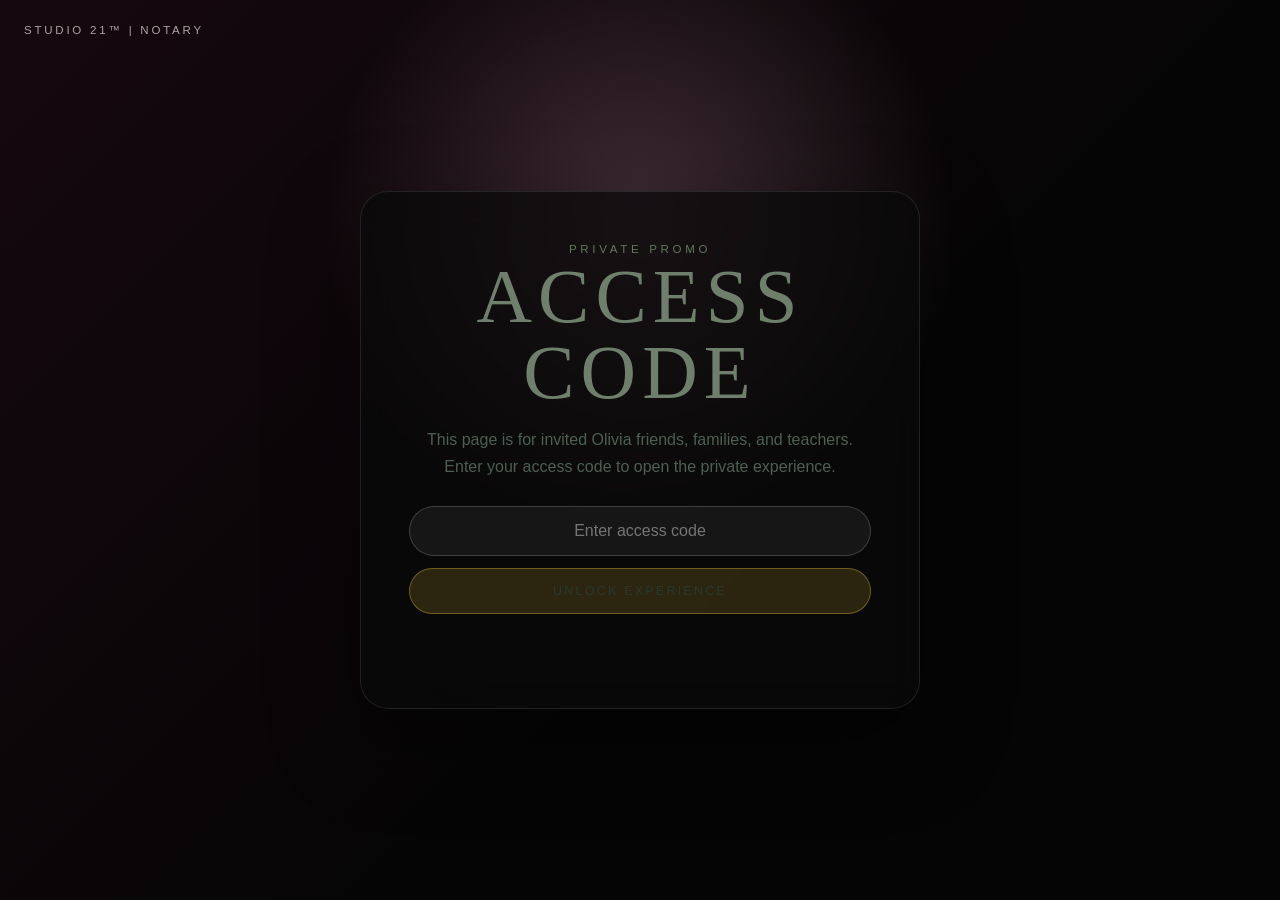
<file: promo.html>
﻿<!doctype html>
<html lang="en">
  <head>
    <meta charset="UTF-8" />
    <meta name="viewport" content="width=device-width, initial-scale=1.0" />
    <title>Private Access Code | Studio 21&trade; | Notary</title>
    <meta
      name="description"
      content="Enter your private Studio 21&trade; | Notary access code to unlock Olivia's family notary experience."
    />
    <link rel="stylesheet" href="styles.css" />
  </head>
  <body class="promo-page-body">
    <main class="promo-gate-page">
      <a class="back-link" href="index.html">Studio 21&trade; | Notary</a>

      <section class="promo-gate-card">
        <p class="eyebrow">Private Promo</p>
        <h1>Access Code</h1>
        <p>
          This page is for invited Olivia friends, families, and teachers. Enter your access code
          to open the private experience.
        </p>

        <form class="promo-form" id="promoForm">
          <input id="promoCode" type="text" placeholder="Enter access code" autocomplete="off" />
          <button type="submit">Unlock Experience</button>
        </form>

        <p class="promo-message" id="promoMessage" aria-live="polite"></p>
      </section>
    </main>

    <script>
      const correctCode = "OG-POP";
      const form = document.getElementById("promoForm");
      const input = document.getElementById("promoCode");
      const message = document.getElementById("promoMessage");

      form.addEventListener("submit", (event) => {
        event.preventDefault();

        if (input.value.trim().toUpperCase() === correctCode) {
          sessionStorage.setItem("ynxOliviaPromoUnlocked", "true");
          message.textContent = "Access granted. Opening Olivia's experience...";
          window.setTimeout(() => {
            window.location.href = "olivia-experience.html";
          }, 650);
          return;
        }

        message.textContent = "That code did not work. Please check it and try again.";
      });
    </script>
  </body>
</html>
</file>
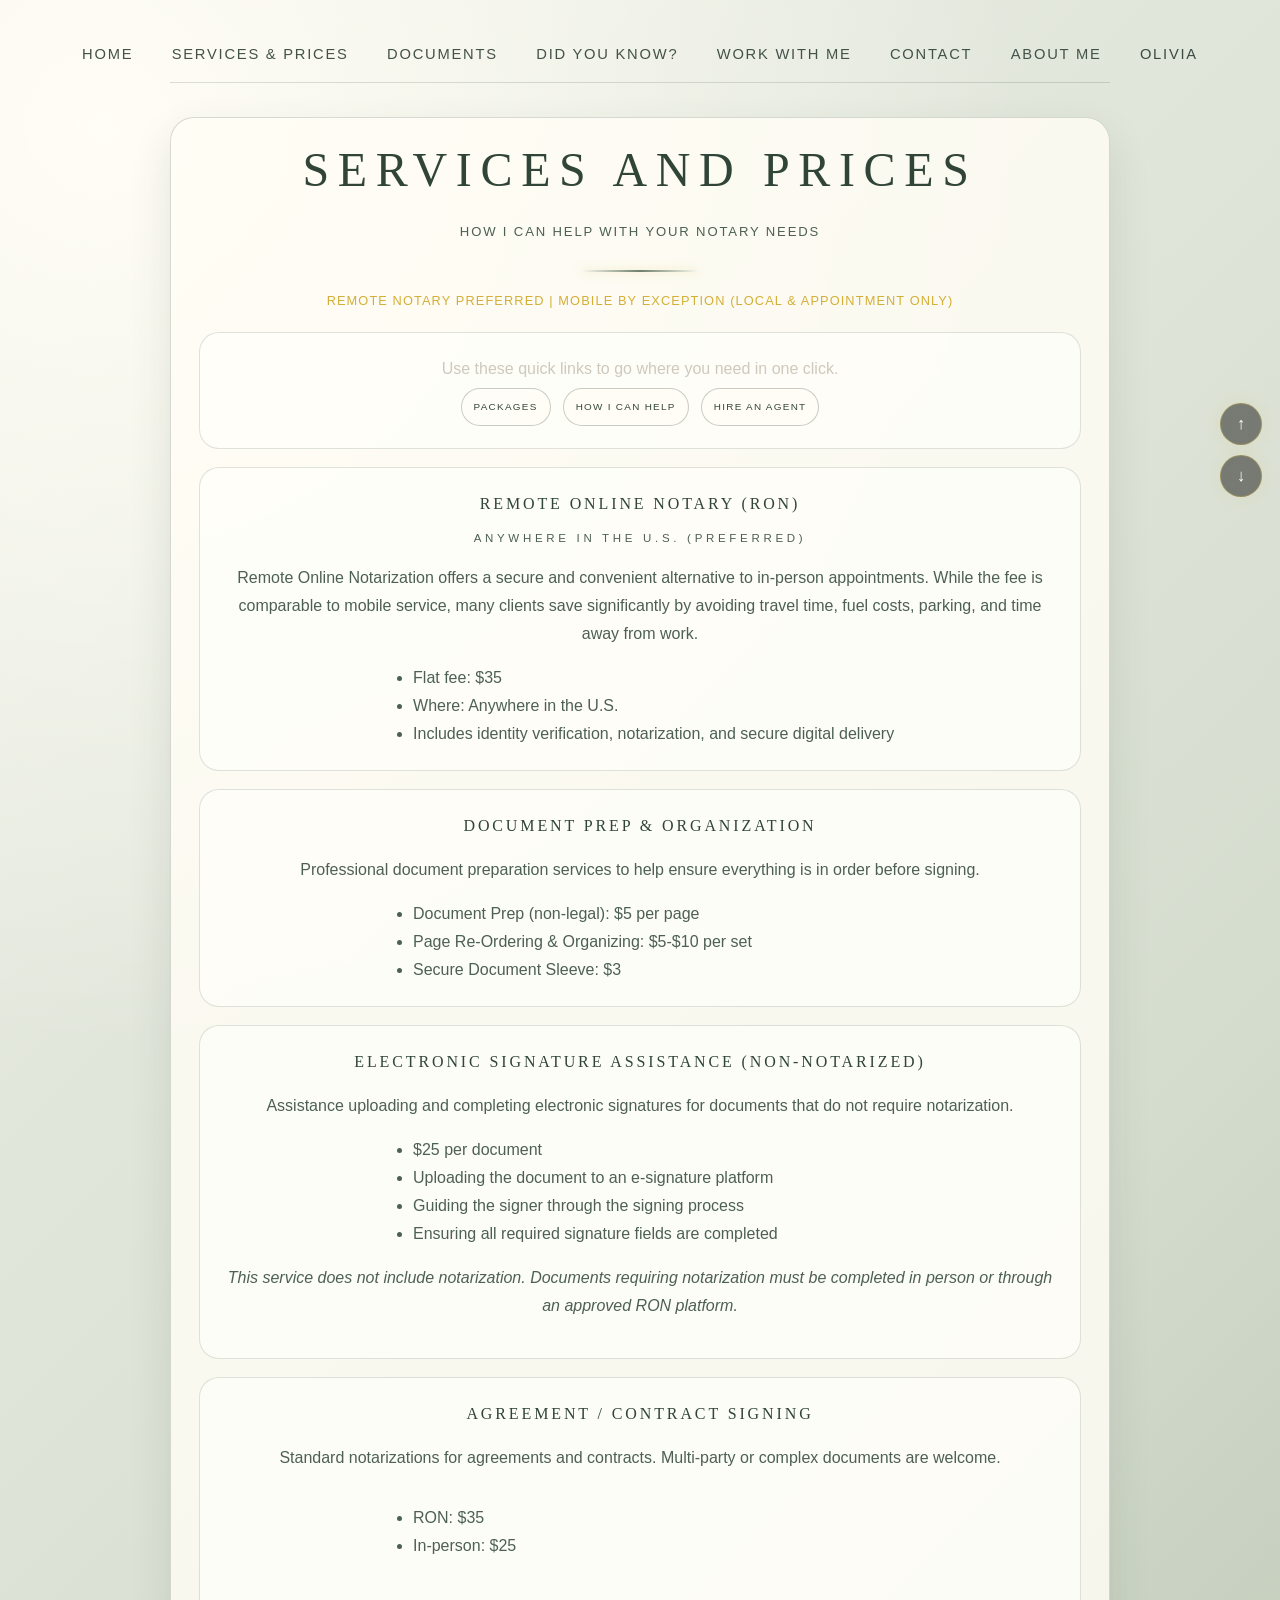
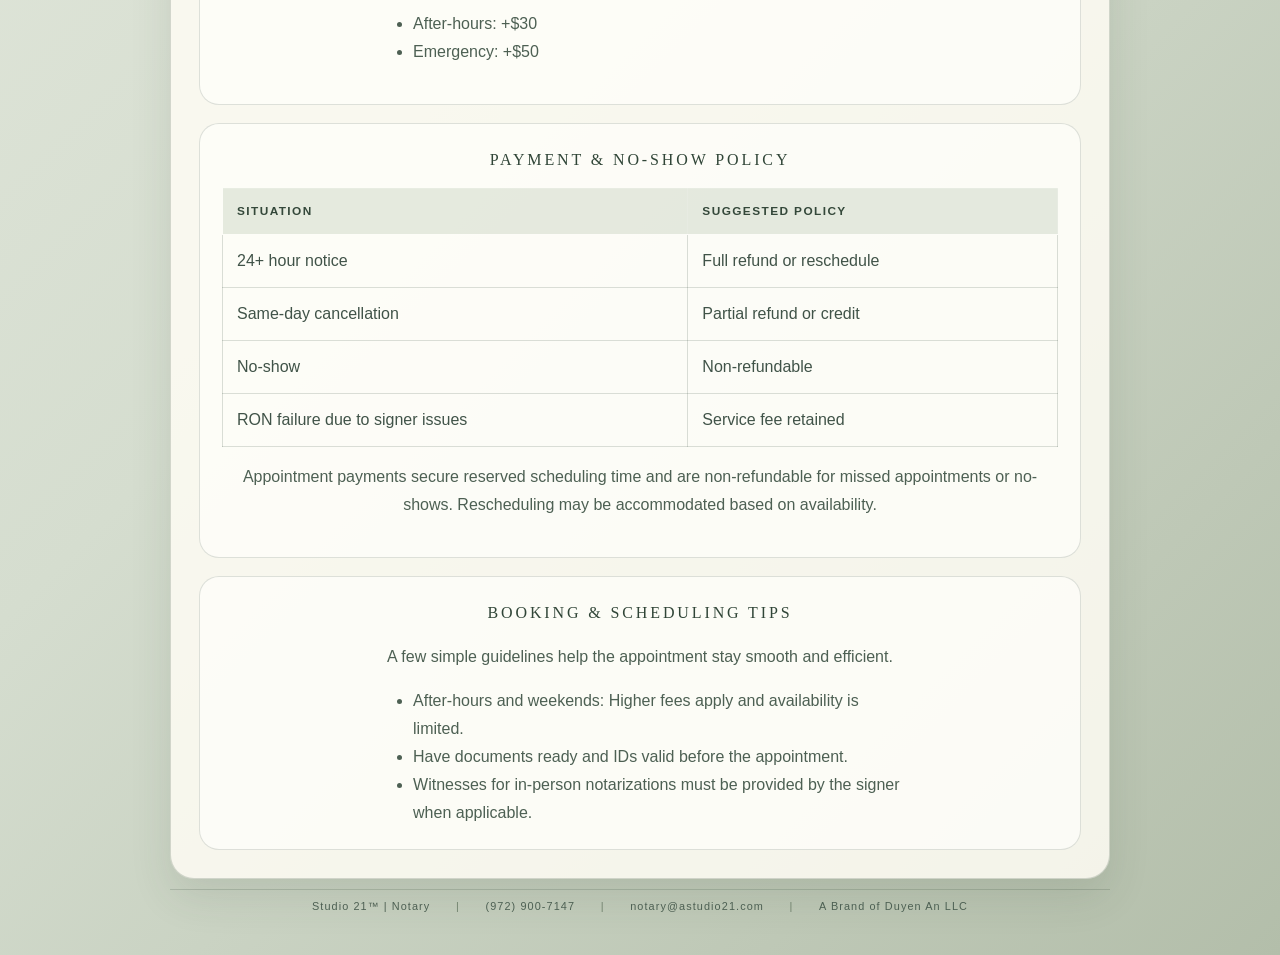
<file: services.html>
﻿<!doctype html>
<html lang="en">
  <head>
    <meta charset="UTF-8" />
    <meta name="viewport" content="width=device-width, initial-scale=1.0" />
    <title>Services & Prices | Studio 21&trade; | Notary</title>
    <link rel="stylesheet" href="styles.css" />
  </head>
  <body id="top">
    <div class="shell page-copy">
      <header class="topbar">
        <nav class="nav">
          <a href="index.html">Home</a>
          <a href="services.html">Services & Prices</a>
          <a href="documents.html">Documents</a>
          <a href="did-you-know.html">Did You Know?</a>
          <a href="work-with-me.html">Work With Me</a>
          <a href="contact.html">Contact</a>
          <a href="about.html">About Me</a>
          <a class="nav-olivia" href="promo.html">Olivia</a>
        </nav></header>

      <section class="section stack">
        <h1 class="page-title">Services and Prices</h1>
        <p class="page-subtitle">How I can help with your notary needs</p>
        <div class="divider" style="margin: 8px auto 0;"></div>
        <p style="margin: 0 auto 2px; color: #d4af37; text-transform: uppercase; letter-spacing: 1.1px; font-size: 0.8rem; text-align: center;">
          Remote Notary Preferred | Mobile by Exception (Local & Appointment Only)
        </p>

        <section class="mini" style="text-align:center;">
          <p style="margin:0; color:#cfc8bc; line-height:1.7;">Use these quick links to go where you need in one click.</p>
          <div class="quick-links">
            <a class="pill" href="prices.html">Packages</a>
            <a class="pill" href="how-i-can-help.html">How I Can Help</a>
            <a class="pill" href="work-with-me.html">Hire an Agent</a>
          </div>
        </section>

        <section class="mini" style="text-align:center;">
          <h2>Remote Online Notary (RON)</h2>
          <p class="eyebrow">Anywhere in the U.S. (Preferred)</p>
          <p>Remote Online Notarization offers a secure and convenient alternative to in-person appointments. While the fee is comparable to mobile service, many clients save significantly by avoiding travel time, fuel costs, parking, and time away from work.</p>
          <ul style="max-width:60ch; margin: 6px auto 0; text-align:left;">
            <li>Flat fee: $35</li>
            <li>Where: Anywhere in the U.S.</li>
            <li>Includes identity verification, notarization, and secure digital delivery</li>
          </ul>
        </section>

        <section class="mini" style="text-align:center;">
          <h2>Document Prep &amp; Organization</h2>
          <p>Professional document preparation services to help ensure everything is in order before signing.</p>
          <ul style="max-width:60ch; margin: 6px auto 0; text-align:left;">
            <li>Document Prep (non-legal): $5 per page</li>
            <li>Page Re-Ordering &amp; Organizing: $5-$10 per set</li>
            <li>Secure Document Sleeve: $3</li>
          </ul>
        </section>

        <section class="mini" style="text-align:center;">
          <h2>Electronic Signature Assistance (Non-Notarized)</h2>
          <p>Assistance uploading and completing electronic signatures for documents that do not require notarization.</p>
          <ul style="max-width:60ch; margin: 6px auto 0; text-align:left;">
            <li>$25 per document</li>
            <li>Uploading the document to an e-signature platform</li>
            <li>Guiding the signer through the signing process</li>
            <li>Ensuring all required signature fields are completed</li>
          </ul>
          <p class="note">This service does not include notarization. Documents requiring notarization must be completed in person or through an approved RON platform.</p>
        </section>

        <section class="mini" style="text-align:center;">
          <h2>Agreement / Contract Signing</h2>
          <p>Standard notarizations for agreements and contracts. Multi-party or complex documents are welcome.</p>
          <div class="grid-2" style="max-width:60ch; margin: 6px auto 0; text-align:left;">
            <ul>
              <li>RON: $35</li>
              <li>In-person: $25</li>
            </ul>
            <ul>
              <li>After-hours: +$30</li>
              <li>Emergency: +$50</li>
            </ul>
          </div>
        </section>

        <section class="mini" style="text-align:center;">
          <h2>Payment &amp; No-Show Policy</h2>
          <div class="policy-table-wrap">
            <table class="policy-table">
              <thead>
                <tr>
                  <th>Situation</th>
                  <th>Suggested Policy</th>
                </tr>
              </thead>
              <tbody>
                <tr>
                  <td>24+ hour notice</td>
                  <td>Full refund or reschedule</td>
                </tr>
                <tr>
                  <td>Same-day cancellation</td>
                  <td>Partial refund or credit</td>
                </tr>
                <tr>
                  <td>No-show</td>
                  <td>Non-refundable</td>
                </tr>
                <tr>
                  <td>RON failure due to signer issues</td>
                  <td>Service fee retained</td>
                </tr>
              </tbody>
            </table>
          </div>
          <p>Appointment payments secure reserved scheduling time and are non-refundable for missed appointments or no-shows. Rescheduling may be accommodated based on availability.</p>
        </section>

        <section class="mini" style="text-align:center;">
          <h2>Booking &amp; Scheduling Tips</h2>
          <p>A few simple guidelines help the appointment stay smooth and efficient.</p>
          <ul style="max-width:60ch; margin: 6px auto 0; text-align:left;">
            <li>After-hours and weekends: Higher fees apply and availability is limited.</li>
            <li>Have documents ready and IDs valid before the appointment.</li>
            <li>Witnesses for in-person notarizations must be provided by the signer when applicable.</li>
          </ul>
        </section>
      </section>
      <footer class="business-footer"><span>Studio 21&trade; | Notary</span><span>(972) 900-7147</span><span>notary@astudio21.com</span><span>A Brand of Duyen An LLC</span></footer>
    </div>
    <div class="scroll-rail" aria-label="Page scroll controls">
      <a href="#top" aria-label="Scroll to top">&uarr;</a>
      <a href="#bottom" aria-label="Scroll to bottom">&darr;</a>
    </div>
    <span id="bottom"></span>
  </body>
</html>
</file>
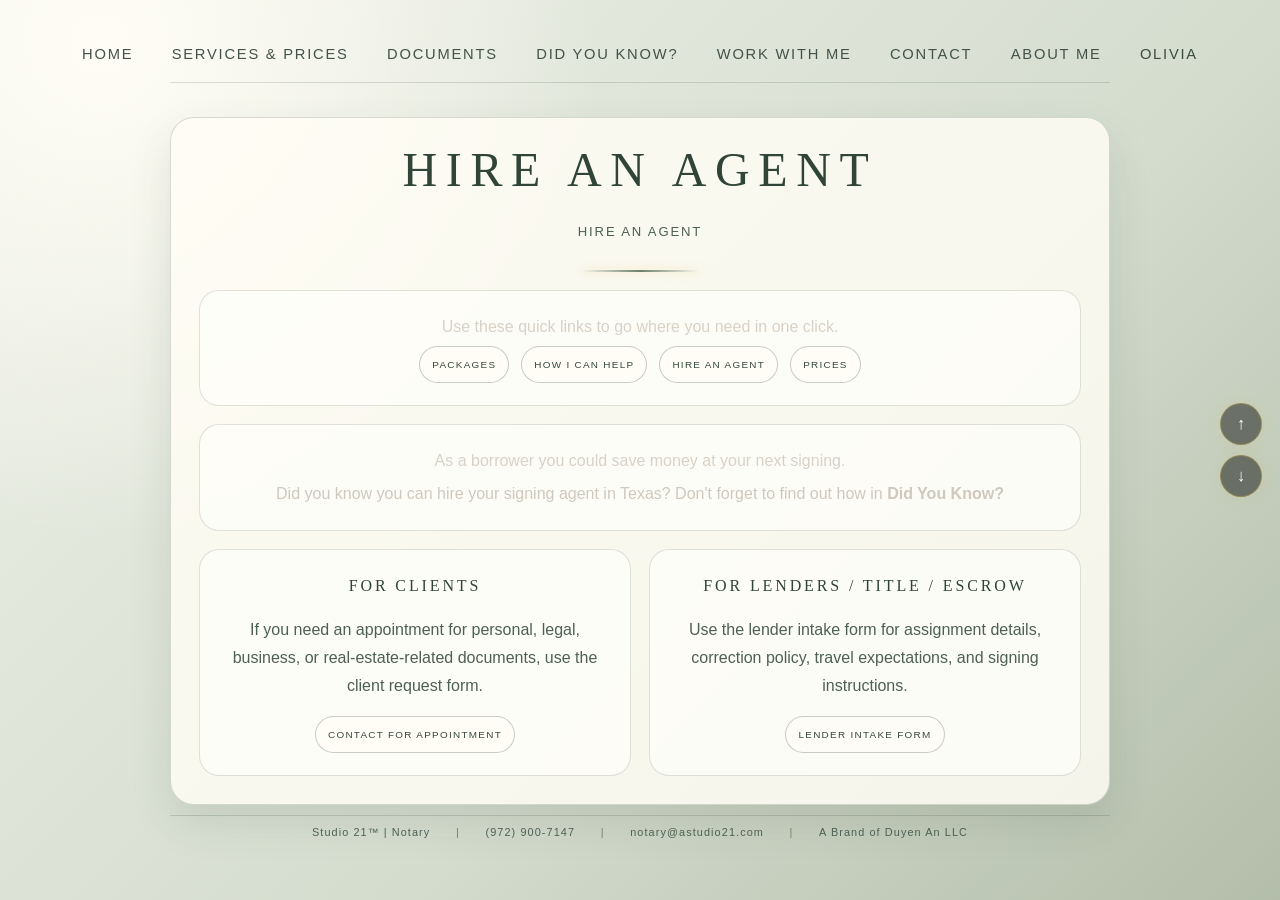
<file: work-with-me.html>
﻿<!doctype html>
<html lang="en">
  <head>
    <meta charset="UTF-8" />
    <meta name="viewport" content="width=device-width, initial-scale=1.0" />
    <title>Work With Me | Studio 21&trade; | Notary</title>
    <link rel="stylesheet" href="styles.css" />
  </head>
  <body id="top">
    <div class="shell page-copy">
      <header class="topbar">
        <nav class="nav">
          <a href="index.html">Home</a>
          <a href="services.html">Services & Prices</a>
          <a href="documents.html">Documents</a>
          <a href="did-you-know.html">Did You Know?</a>
          <a href="work-with-me.html">Work With Me</a>
          <a href="contact.html">Contact</a>
          <a href="about.html">About Me</a>
          <a class="nav-olivia" href="promo.html">Olivia</a>
        </nav></header>

      <section class="section stack">
        <h1 class="page-title">Hire an Agent</h1>
        <p class="page-subtitle">Hire an Agent</p>
        <div class="divider" style="margin: 8px auto 0;"></div>

        <section class="mini" style="text-align:center;">
          <p style="margin:0; color:#d8d1c6; line-height:1.7;">Use these quick links to go where you need in one click.</p>
          <div class="quick-links">
            <a class="pill" href="prices.html">Packages</a>
            <a class="pill" href="how-i-can-help.html">How I Can Help</a>
            <a class="pill" href="work-with-me.html">Hire an Agent</a>
            <a class="pill" href="services.html">Prices</a>
          </div>
        </section>

        <section class="mini" style="text-align:center;">
          <p style="margin: 0 0 6px; color: #d8d1c6; line-height: 1.7;">
            As a borrower you could save money at your next signing.
          </p>
          <p style="margin: 0; color: #cfc8bc; line-height: 1.7;">
            Did you know you can hire your signing agent in Texas? Don&apos;t forget to find out how in <strong>Did You Know?</strong>
          </p>
        </section>

        <div class="grid-2">
          <section class="mini" style="text-align:center;">
            <h2>For Clients</h2>
            <p>If you need an appointment for personal, legal, business, or real-estate-related documents, use the client request form.</p>
            <div class="quick-links">
              <a class="pill" href="https://forms.gle/MmmsrGioJmUTPw228" target="_blank" rel="noreferrer">Contact for Appointment</a>
            </div>
          </section>
          <section class="mini" style="text-align:center;">
            <h2>For Lenders / Title / Escrow</h2>
            <p>Use the lender intake form for assignment details, correction policy, travel expectations, and signing instructions.</p>
            <div class="quick-links">
              <a class="pill" href="https://forms.gle/3WPpapCWvWPKJ8QJ6" target="_blank" rel="noreferrer">Lender Intake Form</a>
            </div>
          </section>
        </div>
      </section>
      <footer class="business-footer"><span>Studio 21&trade; | Notary</span><span>(972) 900-7147</span><span>notary@astudio21.com</span><span>A Brand of Duyen An LLC</span></footer>
    </div>
    <div class="scroll-rail" aria-label="Page scroll controls">
      <a href="#top" aria-label="Scroll to top">&uarr;</a>
      <a href="#bottom" aria-label="Scroll to bottom">&darr;</a>
    </div>
    <span id="bottom"></span>
  </body>
</html>
</file>
<file: styles.css>
:root {
  --bg: #edf0e6;
  --panel: rgba(255, 253, 245, 0.9);
  --panel-soft: rgba(255, 253, 245, 0.66);
  --text: #29392f;
  --muted: #4d6053;
  --gold: #6e806b;
  --border: rgba(58, 78, 62, 0.22);
}

* {
  box-sizing: border-box;
}

html {
  scroll-behavior: smooth;
}

body {
  margin: 0;
  min-height: 100vh;
  font-family: Montserrat, Arial, sans-serif;
  color: var(--text);
  background:
    radial-gradient(circle at 10% 0%, rgba(255, 253, 245, 0.96), transparent 36%),
    linear-gradient(135deg, #eef0e6 0%, #d5ddcf 54%, #a8b49f 100%);
}

a {
  color: inherit;
  text-decoration: none;
}

.shell {
  width: min(1120px, calc(100% - 40px));
  margin: 0 auto;
  padding: 28px 0 42px;
}

.home-page {
  height: 100vh;
  overflow: hidden;
}

.home-page .shell {
  height: 100vh;
  display: grid;
  grid-template-rows: auto 1fr auto;
  padding: 12px 0 12px;
}

.topbar {
  display: flex;
  justify-content: center;
  margin-bottom: 18px;
}

.nav {
  display: flex;
  flex-wrap: nowrap;
  justify-content: center;
  align-items: center;
  gap: clamp(22px, 3vw, 42px);
}

.nav-start-prompt {
  color: #fff;
  font-family: "Cinzel", Georgia, serif;
  font-size: 0.78rem;
  letter-spacing: 0.18em;
  text-transform: uppercase;
  white-space: nowrap;
  animation: startPromptGlow 5.5s ease-in-out infinite;
}

.pill,
.cta,
.card-cta {
  border: 1px solid var(--border);
  border-radius: 999px;
  padding: 9px 12px;
  font-size: 0.62rem;
  text-transform: uppercase;
  letter-spacing: 0.13em;
  color: var(--text);
  background: rgba(255, 255, 255, 0.02);
  transition: transform 0.2s ease, border-color 0.2s ease, color 0.2s ease;
}

.nav a {
  color: var(--text);
  font-size: 0.92rem;
  letter-spacing: 0.12em;
  text-transform: uppercase;
  white-space: nowrap;
  transition: color 0.35s ease;
}

.pill:hover,
.cta:hover,
.card-cta:hover {
  transform: translateY(-1px);
  border-color: rgba(212, 175, 55, 0.58);
  color: var(--gold);
}

.nav a:hover {
  color: var(--gold);
}

.nav a.nav-olivia {
  border: 0;
  background: transparent;
  color: var(--gold);
  box-shadow: none;
  animation: oliviaNavGlow 5.5s ease-in-out infinite;
}

.nav a.nav-olivia:hover {
  color: #f6efe6;
}

.hero {
  display: grid;
  gap: 16px;
  justify-items: center;
  text-align: center;
  align-content: center;
  padding: 0;
}

.brand-mark {
  width: 156px;
  height: 156px;
  object-fit: contain;
  border-radius: 26px;
  border: 0;
  background: transparent;
  padding: 0;
}

.notary-wordmark {
  display: block;
  width: min(520px, 86vw);
  height: auto;
}

.sr-only {
  position: absolute;
  width: 1px;
  height: 1px;
  padding: 0;
  margin: -1px;
  overflow: hidden;
  clip: rect(0, 0, 0, 0);
  white-space: nowrap;
  border: 0;
}

.eyebrow {
  margin: 0;
  color: var(--gold);
  font-size: 0.72rem;
  letter-spacing: 0.32em;
  text-transform: uppercase;
}

h1 {
  margin: 0;
  font-family: "Cinzel", Georgia, serif;
  font-size: clamp(2.8rem, 6vw, 5rem);
  font-weight: 400;
  line-height: 0.98;
  letter-spacing: 0.08em;
  color: var(--gold);
  text-transform: uppercase;
}

.subhead {
  margin: 0;
  font-size: 0.8rem;
  letter-spacing: 0.14em;
  text-transform: uppercase;
  color: var(--muted);
}

.divider {
  width: 118px;
  height: 2px;
  background: linear-gradient(90deg, transparent, var(--gold), transparent);
  box-shadow: 0 0 10px rgba(212, 175, 55, 0.35);
}

.hero-copy {
  display: grid;
  gap: 14px;
  justify-items: center;
}

.hero-copy p,
.intro-copy {
  margin: 0;
  color: #d7d1c8;
  line-height: 1.8;
  max-width: 60ch;
}

.cta-row,
.quick-links {
  display: flex;
  flex-wrap: wrap;
  justify-content: center;
  gap: 12px;
  margin-top: 6px;
}

.cta.primary {
  background: rgba(212, 175, 55, 0.14);
}

.cta.start {
  border-color: rgba(212, 175, 55, 0.72);
  background: rgba(212, 175, 55, 0.18);
  color: var(--gold);
  box-shadow: 0 0 18px rgba(212, 175, 55, 0.12);
}

.cards,
.grid-2,
.grid-3,
.stack {
  display: grid;
  gap: 18px;
}

.cards {
  grid-template-columns: repeat(auto-fit, minmax(220px, 1fr));
  margin-top: 30px;
  width: 100%;
}

.grid-2 {
  grid-template-columns: repeat(auto-fit, minmax(280px, 1fr));
}

.grid-3 {
  grid-template-columns: repeat(auto-fit, minmax(240px, 1fr));
}

.section {
  margin-top: 34px;
  padding: 28px;
  border: 1px solid rgba(255, 255, 255, 0.08);
  border-radius: 24px;
  background: var(--panel);
  box-shadow: 0 18px 42px rgba(0, 0, 0, 0.28);
}

.section h2,
.card h2,
.mini h3 {
  margin: 0 0 10px;
  font-family: "Cinzel", Georgia, serif;
  color: var(--gold);
  text-transform: uppercase;
  letter-spacing: 0.18em;
  font-weight: 500;
}

.section h2 {
  font-size: 1rem;
}

.section h3,
.card h3,
.mini h4 {
  margin: 0 0 8px;
  color: #efe8dd;
  font-size: 0.95rem;
  letter-spacing: 0.06em;
}

.section p,
.section li,
.card p,
.mini p,
.mini li,
.page-copy,
.page-copy li {
  color: var(--muted);
  line-height: 1.75;
}

.card,
.mini {
  border: 1px solid rgba(255, 255, 255, 0.08);
  border-radius: 20px;
  background: var(--panel-soft);
  padding: 22px;
}

.page-title {
  margin: 0 0 10px;
  text-align: center;
  font-family: "Cinzel", Georgia, serif;
  color: var(--gold);
  text-transform: uppercase;
  letter-spacing: 0.18em;
  font-size: clamp(1.8rem, 4vw, 3rem);
  font-weight: 500;
}

.page-subtitle {
  margin: 0;
  text-align: center;
  color: var(--muted);
  letter-spacing: 0.14em;
  text-transform: uppercase;
  font-size: 0.82rem;
}

.page-copy {
  max-width: 940px;
  margin: 0 auto;
}

.note {
  color: #d7d1c8;
  font-style: italic;
}

.split-toggle {
  display: flex;
  justify-content: center;
  align-items: center;
  gap: 12px;
  margin-bottom: 18px;
  flex-wrap: wrap;
}

.toggle-link {
  color: var(--muted);
  text-transform: uppercase;
  letter-spacing: 0.16em;
  font-size: 0.88rem;
}

.toggle-link.active {
  color: var(--gold);
  text-decoration: underline;
}

.center-list {
  list-style: none;
  padding-left: 0;
  text-align: center;
}

.callout-line {
  color: #d7d1c8;
}

.back-link {
  position: fixed;
  top: 24px;
  left: 24px;
  z-index: 5;
  color: rgba(244, 239, 232, 0.68);
  font-size: 0.72rem;
  letter-spacing: 0.24em;
  text-transform: uppercase;
}

.promo-page-body,
.olivia-page-body {
  min-height: 100vh;
  overflow-x: hidden;
}

.promo-gate-page {
  min-height: 100vh;
  display: grid;
  place-items: center;
  padding: 32px;
  background:
    radial-gradient(circle at 50% 25%, rgba(255, 182, 213, 0.22), transparent 34%),
    linear-gradient(135deg, #16080f, #050505 62%);
}

.promo-gate-card {
  width: min(560px, 100%);
  padding: clamp(28px, 5vw, 48px);
  border: 1px solid rgba(255, 255, 255, 0.1);
  border-radius: 28px;
  background: rgba(10, 10, 10, 0.76);
  box-shadow: 0 30px 90px rgba(0, 0, 0, 0.45);
  text-align: center;
  backdrop-filter: blur(18px);
}

.promo-gate-card h1 {
  font-size: clamp(2.4rem, 8vw, 4.8rem);
}

.promo-gate-card p {
  color: var(--muted);
  line-height: 1.7;
}

.promo-form {
  display: grid;
  gap: 12px;
  margin-top: 26px;
}

.promo-form input {
  width: 100%;
  border: 1px solid rgba(255, 255, 255, 0.18);
  border-radius: 999px;
  padding: 15px 18px;
  background: rgba(255, 255, 255, 0.06);
  color: var(--text);
  font-size: 1rem;
  text-align: center;
  outline: none;
}

.promo-form button {
  border: 1px solid rgba(212, 175, 55, 0.4);
  border-radius: 999px;
  padding: 15px 20px;
  background: rgba(212, 175, 55, 0.18);
  color: var(--text);
  font-size: 0.78rem;
  letter-spacing: 0.18em;
  text-transform: uppercase;
  cursor: pointer;
}

.promo-message {
  min-height: 28px;
  margin: 18px 0 0;
  color: #ffdbe8 !important;
}

.olivia-landing {
  position: relative;
  min-height: 100vh;
  overflow: hidden;
  display: grid;
  align-content: center;
  gap: 24px;
  padding: 9vh 24px;
  background:
    radial-gradient(circle at 22% 16%, rgba(255, 182, 213, 0.38), transparent 22%),
    radial-gradient(circle at 78% 12%, rgba(186, 245, 224, 0.26), transparent 24%),
    linear-gradient(135deg, #fff6fb, #ffffff 48%, #effaf5);
  color: #181114;
}

.olivia-glitter-field {
  position: fixed;
  inset: 0;
  overflow: hidden;
  pointer-events: none;
  z-index: 6;
  mix-blend-mode: normal;
}

.glitter-curtain,
.glitter-curtain-alt {
  position: absolute;
  inset: -10%;
  opacity: 0;
  background:
    radial-gradient(circle at 12% 18%, rgba(255, 238, 170, 0.9) 0 2px, transparent 3px),
    radial-gradient(circle at 22% 74%, rgba(255, 182, 213, 0.8) 0 2px, transparent 3px),
    radial-gradient(circle at 34% 42%, rgba(215, 255, 242, 0.75) 0 2px, transparent 3px),
    radial-gradient(circle at 48% 20%, rgba(255, 238, 170, 0.85) 0 2px, transparent 3px),
    radial-gradient(circle at 63% 68%, rgba(255, 182, 213, 0.8) 0 2px, transparent 3px),
    radial-gradient(circle at 76% 34%, rgba(255, 238, 170, 0.8) 0 2px, transparent 3px),
    radial-gradient(circle at 90% 82%, rgba(215, 255, 242, 0.7) 0 2px, transparent 3px);
  background-size: 220px 220px;
  filter: drop-shadow(0 0 10px rgba(255, 238, 170, 0.65));
  animation: glitterCurtain 6.5s ease-in-out both;
}

.glitter-curtain-alt {
  background-size: 170px 170px;
  animation-delay: 0.35s;
  animation-duration: 7.5s;
  transform: rotate(8deg);
}

.fairy-sweep {
  position: absolute;
  left: -16vw;
  top: 54vh;
  z-index: 8;
  width: 220px;
  height: 220px;
  display: grid;
  place-items: center;
  border-radius: 50%;
  color: #fff7c8;
  font-size: 9rem;
  text-shadow:
    0 0 20px rgba(255, 238, 170, 0.95),
    0 0 56px rgba(255, 182, 213, 0.82);
  animation: fairySweep 3.2s ease-in-out both;
}

.fairy-sweep::after {
  content: "";
  position: absolute;
  right: 55%;
  width: 72vw;
  height: 90px;
  border-radius: 999px;
  background: linear-gradient(90deg, transparent, rgba(255, 238, 170, 0.82), rgba(255, 182, 213, 0.44));
  filter: blur(16px);
}

.dust {
  position: absolute;
  z-index: 9;
  width: 24px;
  height: 24px;
  border-radius: 999px;
  background: #fff3a8;
  box-shadow:
    0 0 18px rgba(255, 255, 255, 0.95),
    0 0 34px rgba(255, 238, 170, 0.92),
    0 0 68px rgba(255, 182, 213, 0.82);
  opacity: 0;
  animation: glitterBurst 4.2s ease-out both;
}

.dust:nth-child(3n) {
  background: #ffc8dc;
}

.dust:nth-child(4n) {
  background: #d7fff2;
}

.dust:nth-child(5n) {
  width: 34px;
  height: 34px;
  clip-path: polygon(50% 0, 62% 36%, 100% 50%, 62% 64%, 50% 100%, 38% 64%, 0 50%, 38% 36%);
}

.dust-1 { left: 50%; top: 48%; --x: -38vw; --y: -31vh; animation-delay: 0.18s; }
.dust-2 { left: 50%; top: 48%; --x: -24vw; --y: -42vh; animation-delay: 0.21s; }
.dust-3 { left: 50%; top: 48%; --x: -8vw; --y: -36vh; animation-delay: 0.24s; }
.dust-4 { left: 50%; top: 48%; --x: 14vw; --y: -40vh; animation-delay: 0.27s; }
.dust-5 { left: 50%; top: 48%; --x: 34vw; --y: -26vh; animation-delay: 0.3s; }
.dust-6 { left: 50%; top: 48%; --x: 42vw; --y: -6vh; animation-delay: 0.33s; }
.dust-7 { left: 50%; top: 48%; --x: 30vw; --y: 20vh; animation-delay: 0.36s; }
.dust-8 { left: 50%; top: 48%; --x: 8vw; --y: 34vh; animation-delay: 0.39s; }
.dust-9 { left: 50%; top: 48%; --x: -18vw; --y: 30vh; animation-delay: 0.42s; }
.dust-10 { left: 50%; top: 48%; --x: -38vw; --y: 12vh; animation-delay: 0.45s; }
.dust-11 { left: 20%; top: -8%; --x: 10vw; --y: 112vh; animation-delay: 0.8s; animation-duration: 7s; }
.dust-12 { left: 34%; top: -8%; --x: -4vw; --y: 115vh; animation-delay: 1.1s; animation-duration: 7.6s; }
.dust-13 { left: 52%; top: -8%; --x: 8vw; --y: 118vh; animation-delay: 0.95s; animation-duration: 7.2s; }
.dust-14 { left: 68%; top: -8%; --x: -8vw; --y: 116vh; animation-delay: 1.3s; animation-duration: 8s; }
.dust-15 { left: 82%; top: -8%; --x: 4vw; --y: 120vh; animation-delay: 1.5s; animation-duration: 8.2s; }
.dust-16 { left: 8%; top: -8%; --x: 14vw; --y: 114vh; animation-delay: 1.7s; animation-duration: 8.5s; }
.dust-17 { left: 50%; top: 48%; --x: -46vw; --y: -2vh; animation-delay: 0.48s; }
.dust-18 { left: 50%; top: 48%; --x: -30vw; --y: -18vh; animation-delay: 0.51s; }
.dust-19 { left: 50%; top: 48%; --x: -14vw; --y: -8vh; animation-delay: 0.54s; }
.dust-20 { left: 50%; top: 48%; --x: 2vw; --y: -24vh; animation-delay: 0.57s; }
.dust-21 { left: 50%; top: 48%; --x: 20vw; --y: -14vh; animation-delay: 0.6s; }
.dust-22 { left: 50%; top: 48%; --x: 44vw; --y: 16vh; animation-delay: 0.63s; }
.dust-23 { left: 50%; top: 48%; --x: 22vw; --y: 40vh; animation-delay: 0.66s; }
.dust-24 { left: 50%; top: 48%; --x: -4vw; --y: 46vh; animation-delay: 0.69s; }
.dust-25 { left: 50%; top: 48%; --x: -28vw; --y: 44vh; animation-delay: 0.72s; }
.dust-26 { left: 50%; top: 48%; --x: -50vw; --y: 28vh; animation-delay: 0.75s; }
.dust-27 { left: 14%; top: -8%; --x: 20vw; --y: 116vh; animation-delay: 2s; animation-duration: 9s; }
.dust-28 { left: 28%; top: -8%; --x: 10vw; --y: 118vh; animation-delay: 2.2s; animation-duration: 9.2s; }
.dust-29 { left: 42%; top: -8%; --x: -8vw; --y: 120vh; animation-delay: 2.4s; animation-duration: 9.4s; }
.dust-30 { left: 56%; top: -8%; --x: 12vw; --y: 122vh; animation-delay: 2.1s; animation-duration: 9.5s; }
.dust-31 { left: 70%; top: -8%; --x: -12vw; --y: 119vh; animation-delay: 2.35s; animation-duration: 9.7s; }
.dust-32 { left: 86%; top: -8%; --x: -20vw; --y: 116vh; animation-delay: 2.55s; animation-duration: 9.8s; }
.dust-33 { left: 6%; top: 35%; --x: 86vw; --y: -12vh; animation-delay: 1.1s; animation-duration: 6.8s; }
.dust-34 { left: 3%; top: 58%; --x: 92vw; --y: 16vh; animation-delay: 1.35s; animation-duration: 7.2s; }
.dust-35 { left: 95%; top: 26%; --x: -90vw; --y: 22vh; animation-delay: 1.6s; animation-duration: 7.4s; }
.dust-36 { left: 96%; top: 72%; --x: -88vw; --y: -20vh; animation-delay: 1.85s; animation-duration: 7.6s; }

.glitter-shard {
  position: fixed;
  left: 50%;
  top: 52%;
  z-index: 10;
  width: 52px;
  height: 18px;
  border-radius: 999px;
  background: linear-gradient(90deg, #fff, #ffe88f, #ffb8d0);
  box-shadow:
    0 0 24px rgba(255, 238, 170, 0.9),
    0 0 58px rgba(255, 182, 213, 0.72);
  opacity: 0;
  animation: shardThrow 2.5s ease-out both;
}

.shard-1 { --x: -44vw; --y: -34vh; --r: 220deg; animation-delay: 0.18s; }
.shard-2 { --x: -26vw; --y: -48vh; --r: 320deg; animation-delay: 0.22s; }
.shard-3 { --x: 2vw; --y: -44vh; --r: 180deg; animation-delay: 0.26s; }
.shard-4 { --x: 28vw; --y: -36vh; --r: 280deg; animation-delay: 0.3s; }
.shard-5 { --x: 48vw; --y: -8vh; --r: 210deg; animation-delay: 0.34s; }
.shard-6 { --x: 40vw; --y: 26vh; --r: 360deg; animation-delay: 0.38s; }
.shard-7 { --x: 8vw; --y: 42vh; --r: 260deg; animation-delay: 0.42s; }
.shard-8 { --x: -24vw; --y: 38vh; --r: 330deg; animation-delay: 0.46s; }
.shard-9 { --x: -50vw; --y: 14vh; --r: 230deg; animation-delay: 0.5s; }
.shard-10 { --x: 0vw; --y: 0vh; --r: 180deg; width: 90px; height: 90px; border-radius: 50%; animation-delay: 0.12s; }

.glitter-flash {
  position: fixed;
  inset: 0;
  z-index: 7;
  opacity: 0;
  background:
    radial-gradient(circle at 50% 50%, rgba(255, 255, 255, 0.72), transparent 18%),
    radial-gradient(circle at 50% 50%, rgba(255, 238, 170, 0.48), transparent 36%);
  animation: glitterFlash 1.45s ease-out both;
}

.olivia-card {
  position: relative;
  z-index: 1;
  width: min(980px, 100%);
  margin: 0 auto;
  padding: clamp(28px, 5vw, 58px);
  border: 1px solid rgba(255, 182, 213, 0.52);
  border-radius: 34px;
  background: rgba(255, 255, 255, 0.86);
  box-shadow: 0 28px 90px rgba(92, 34, 52, 0.18);
  text-align: center;
  backdrop-filter: blur(16px);
  animation: cardFloatIn 0.8s ease both;
}

.olivia-logo {
  width: min(150px, 38vw);
  height: auto;
  display: block;
  margin: 0 auto 20px;
  border-radius: 22px;
  box-shadow: 0 18px 38px rgba(92, 34, 52, 0.18);
}

.olivia-pill {
  display: inline-flex;
  margin: 0 0 18px;
  border-radius: 999px;
  padding: 10px 16px;
  background: #ffe5ef;
  color: #6f1736;
  font-size: 0.82rem;
  font-weight: 700;
}

.olivia-card h1 {
  max-width: 820px;
  margin: 0 auto;
  color: #1d1518;
  font-size: clamp(2.6rem, 7vw, 5.8rem);
  letter-spacing: -0.04em;
  line-height: 0.98;
  text-transform: none;
}

.olivia-copy {
  max-width: 760px;
  margin: 24px auto 0;
  color: #5f5559;
  font-size: clamp(1rem, 2vw, 1.24rem);
  line-height: 1.75;
}

.olivia-actions {
  display: grid;
  justify-content: center;
  justify-items: center;
  gap: 14px;
  margin-top: 34px;
}

.olivia-request-button {
  display: inline-flex;
  align-items: center;
  justify-content: center;
  min-width: min(100%, 390px);
  border: 0;
  border-radius: 999px;
  padding: 20px 34px;
  background:
    linear-gradient(135deg, #191316, #7d2449 52%, #191316);
  color: #fff;
  box-shadow:
    0 20px 46px rgba(125, 36, 73, 0.32),
    0 0 34px rgba(255, 182, 213, 0.38);
  font-size: clamp(0.98rem, 2.2vw, 1.2rem);
  font-weight: 800;
  letter-spacing: 0.14em;
  text-transform: uppercase;
  transition:
    transform 0.24s ease,
    box-shadow 0.24s ease,
    filter 0.24s ease;
}

.olivia-request-button:hover {
  transform: translateY(-3px) scale(1.02);
  filter: brightness(1.06);
  box-shadow:
    0 26px 58px rgba(125, 36, 73, 0.4),
    0 0 48px rgba(255, 182, 213, 0.5);
}

.olivia-secondary-link {
  color: rgba(33, 25, 28, 0.62);
  font-size: 0.76rem;
  font-weight: 700;
  letter-spacing: 0.16em;
  text-transform: uppercase;
  text-decoration: underline;
  text-decoration-color: rgba(125, 36, 73, 0.28);
  text-underline-offset: 5px;
}

.olivia-secondary-link:hover {
  color: #7d2449;
}

.olivia-note {
  max-width: 760px;
  margin: 28px auto 0;
  border: 1px solid rgba(170, 114, 35, 0.24);
  border-radius: 24px;
  padding: 16px 18px;
  background: #fff8df;
  color: #735927;
  line-height: 1.55;
}

.olivia-ideas {
  position: relative;
  z-index: 1;
  width: min(1120px, 100%);
  margin: 0 auto;
  display: grid;
  grid-template-columns: repeat(3, minmax(0, 1fr));
  gap: 18px;
}

.olivia-ideas article {
  border: 1px solid rgba(255, 182, 213, 0.42);
  border-radius: 24px;
  min-height: 178px;
  padding: 24px;
  background: rgba(255, 255, 255, 0.76);
  box-shadow: 0 16px 38px rgba(92, 34, 52, 0.1);
}

.olivia-ideas h2 {
  margin: 0 0 10px;
  color: #2a1f23;
  font-family: Georgia, serif;
  font-size: 1.15rem;
}

.olivia-ideas p {
  margin: 0;
  color: #665a5e;
  line-height: 1.6;
}

.olivia-choice-list {
  margin: 0;
  padding-left: 1.1rem;
  color: #665a5e;
  line-height: 1.7;
}

.olivia-footer {
  position: relative;
  z-index: 2;
  color: rgba(33, 25, 28, 0.62);
}

@keyframes fairySweep {
  0% {
    opacity: 0;
    transform: translate(0, 0) rotate(-18deg) scale(0.55);
  }
  18% {
    opacity: 1;
  }
  82% {
    opacity: 1;
  }
  100% {
    opacity: 0;
    transform: translate(128vw, -70vh) rotate(10deg) scale(1.35);
  }
}

@keyframes glitterBurst {
  0% {
    opacity: 0;
    transform: translate(0, 0) scale(0) rotate(0deg);
  }
  14% {
    opacity: 1;
    transform: translate(calc(var(--x) * 0.18), calc(var(--y) * 0.18)) scale(2.1) rotate(80deg);
  }
  42% {
    opacity: 1;
    transform: translate(calc(var(--x) * 0.72), calc(var(--y) * 0.72)) scale(1.35) rotate(220deg);
  }
  100% {
    opacity: 0;
    transform: translate(var(--x), var(--y)) scale(0.45) rotate(420deg);
  }
}

@keyframes shardThrow {
  0% {
    opacity: 0;
    transform: translate(0, 0) rotate(0deg) scale(0.1);
  }
  12% {
    opacity: 1;
    transform: translate(calc(var(--x) * 0.16), calc(var(--y) * 0.16)) rotate(60deg) scale(2.4);
  }
  52% {
    opacity: 1;
    transform: translate(calc(var(--x) * 0.72), calc(var(--y) * 0.72)) rotate(var(--r)) scale(1.2);
  }
  100% {
    opacity: 0;
    transform: translate(var(--x), var(--y)) rotate(var(--r)) scale(0.4);
  }
}

@keyframes glitterFlash {
  0% {
    opacity: 0;
    transform: scale(0.2);
  }
  18% {
    opacity: 0.9;
    transform: scale(1);
  }
  100% {
    opacity: 0;
    transform: scale(1.55);
  }
}

@keyframes glitterCurtain {
  0% {
    opacity: 0;
    transform: translateY(-8vh) scale(0.98);
  }
  16% {
    opacity: 1;
  }
  72% {
    opacity: 0.78;
  }
  100% {
    opacity: 0;
    transform: translateY(18vh) scale(1.04);
  }
}

@keyframes cardFloatIn {
  from {
    opacity: 0;
    transform: translateY(26px) scale(0.98);
  }
  to {
    opacity: 1;
    transform: translateY(0) scale(1);
  }
}

footer {
  margin-top: 10px;
  padding: 10px 0 0;
  border-top: 1px solid rgba(255, 255, 255, 0.08);
  color: rgba(244, 239, 232, 0.76);
  font-size: 0.68rem;
  text-align: center;
}

.business-footer {
  display: flex;
  flex-wrap: nowrap;
  justify-content: center;
  align-items: center;
  gap: 0;
  width: 100%;
  letter-spacing: 0.1em;
  color: rgba(244, 239, 232, 0.76);
  line-height: 1.2;
  white-space: nowrap;
}

.business-footer span:not(:last-child)::after {
  content: "|";
  margin: 0 clamp(12px, 2vw, 26px);
  color: var(--gold);
}

.scroll-rail {
  position: fixed;
  right: 18px;
  top: 50%;
  z-index: 30;
  display: grid;
  gap: 10px;
  transform: translateY(-50%);
}

.scroll-rail a {
  display: grid;
  place-items: center;
  width: 42px;
  height: 42px;
  border: 1px solid rgba(212, 175, 55, 0.35);
  border-radius: 999px;
  background: rgba(0, 0, 0, 0.46);
  color: #fff;
  font-size: 1.05rem;
  box-shadow: 0 0 18px rgba(212, 175, 55, 0.12);
  backdrop-filter: blur(10px);
}

.scroll-rail a:hover {
  border-color: rgba(255, 255, 255, 0.72);
  color: var(--gold);
}

.policy-table-wrap {
  overflow-x: auto;
  margin: 14px auto 16px;
}

.policy-table {
  width: 100%;
  min-width: 560px;
  border-collapse: collapse;
  text-align: left;
}

.policy-table th,
.policy-table td {
  border: 1px solid rgba(255, 255, 255, 0.12);
  padding: 12px 14px;
}

.policy-table th {
  color: var(--gold);
  background: rgba(255, 255, 255, 0.04);
  text-transform: uppercase;
  letter-spacing: 0.12em;
  font-size: 0.74rem;
}

.policy-table td {
  color: #d8d1c6;
}

.did-page .mini strong {
  color: #fff;
  text-shadow:
    0 0 10px rgba(255, 255, 255, 0.22),
    0 0 18px rgba(212, 175, 55, 0.22);
  animation: didStrongGlow 4.2s ease-in-out infinite;
}

.contact-card {
  text-align: center;
}

.contact-card a {
  color: #efe8dd;
}

.contact-form {
  display: grid;
  gap: 14px;
  max-width: 560px;
  margin: 18px auto 0;
}

.contact-form input,
.contact-form textarea {
  width: 100%;
  border: 1px solid rgba(212, 175, 55, 0.26);
  border-radius: 16px;
  padding: 14px 16px;
  background: rgba(255, 255, 255, 0.04);
  color: var(--text);
  font: inherit;
  outline: none;
}

.contact-form textarea {
  min-height: 150px;
  resize: vertical;
}

.contact-form input:focus,
.contact-form textarea:focus {
  border-color: rgba(212, 175, 55, 0.68);
  box-shadow: 0 0 0 3px rgba(212, 175, 55, 0.12);
}

.contact-form button {
  border: 1px solid rgba(212, 175, 55, 0.55);
  border-radius: 999px;
  padding: 14px 18px;
  background: rgba(212, 175, 55, 0.18);
  color: var(--text);
  font-weight: 700;
  letter-spacing: 0.16em;
  text-transform: uppercase;
  cursor: pointer;
}

.contact-actions {
  margin-top: 18px;
}

@keyframes oliviaNavGlow {
  0%,
  100% {
    color: var(--gold);
    text-shadow:
      0 0 10px rgba(212, 175, 55, 0.35),
      0 0 18px rgba(212, 175, 55, 0.18);
  }

  50% {
    color: #f4efe8;
    text-shadow: none;
  }
}

@keyframes startPromptGlow {
  0%,
  100% {
    color: rgba(244, 239, 232, 0.86);
    text-shadow: none;
  }

  50% {
    color: var(--gold);
    text-shadow:
      0 0 10px rgba(212, 175, 55, 0.34),
      0 0 18px rgba(212, 175, 55, 0.18);
  }
}

@keyframes didStrongGlow {
  0%,
  100% {
    color: #fff;
    text-shadow:
      0 0 8px rgba(255, 255, 255, 0.16),
      0 0 14px rgba(212, 175, 55, 0.12);
  }

  50% {
    color: #fff7d6;
    text-shadow:
      0 0 14px rgba(255, 255, 255, 0.32),
      0 0 28px rgba(212, 175, 55, 0.34);
  }
}

.help-page .page-title,
.help-page .section h2,
.help-page .mini h2,
.help-page .mini h3 {
  font-family: Montserrat, Arial, sans-serif !important;
  text-transform: uppercase !important;
  letter-spacing: 0.16em !important;
  line-height: 1.22 !important;
  color: #c9ad68 !important;
  font-weight: 600 !important;
}

.help-page .page-title {
  font-size: clamp(1.9rem, 4vw, 3.2rem) !important;
}

.help-page .mini h2 {
  font-size: clamp(1rem, 2vw, 1.28rem) !important;
}

.help-page .section > section:not(.mini) h2 {
  font-size: clamp(1.35rem, 3vw, 2.15rem) !important;
}

.help-page .mini p[style*="Starting"] {
  font-family: Montserrat, Arial, sans-serif !important;
  color: #c9ad68 !important;
  letter-spacing: 0.15em !important;
  font-size: 0.82rem !important;
}

@media (max-width: 940px) {
  .nav {
    flex-wrap: wrap;
    justify-content: center;
  }

  .business-footer {
    flex-wrap: wrap;
    white-space: normal;
  }

  .business-footer span::after {
    display: none;
  }
}

@media (max-width: 720px) {
  .shell {
    width: min(100% - 28px, 1120px);
    padding-top: 18px;
  }

  .home-page {
    height: auto;
    min-height: 100vh;
    overflow-y: auto;
  }

  .home-page .shell {
    min-height: 100vh;
    height: auto;
    grid-template-rows: auto auto auto;
    gap: 18px;
  }

  .nav {
    gap: 9px;
  }

  .pill,
  .cta,
  .card-cta {
    padding: 8px 10px;
    font-size: 0.58rem;
    letter-spacing: 0.1em;
  }

  .nav-start-prompt {
    text-align: center;
    font-size: 0.58rem;
  }

  .nav a {
    font-size: 0.52rem;
    letter-spacing: 0.08em;
  }

  .hero {
    gap: 12px;
    padding: 8px 0;
  }

  .brand-mark {
    width: 104px;
    height: 104px;
  }

  h1 {
    font-size: clamp(2.35rem, 15vw, 4rem);
  }

  .subhead {
    font-size: 0.68rem;
    line-height: 1.55;
  }

  .intro-copy {
    font-size: 0.88rem;
  }

  .section {
    margin-top: 20px;
    padding: 20px 16px;
    border-radius: 20px;
  }

  .mini,
  .card {
    padding: 18px;
    border-radius: 18px;
  }

  .business-footer {
    gap: 5px;
    font-size: 0.62rem;
    letter-spacing: 0.04em;
    line-height: 1.45;
  }

  .scroll-rail {
    right: 10px;
  }

  .scroll-rail a {
    width: 34px;
    height: 34px;
  }

  .contact-form input,
  .contact-form textarea {
    border-radius: 12px;
  }
}

@media (max-width: 920px) {
  .olivia-ideas {
    grid-template-columns: repeat(2, minmax(0, 1fr));
  }
}

@media (max-width: 620px) {
  .olivia-ideas {
    grid-template-columns: 1fr;
  }
}

/* Shared Studio 21 Notary palette for all supporting pages. */
/* The Notary home uses its own photographic Studio 21 hero. */
.home-page .notary-wordmark{filter:drop-shadow(0 3px 4px rgba(255,255,255,.5))!important}
.home-page{background:url('notary.png') center top/cover no-repeat!important}.home-page .topbar{position:relative;z-index:2;background:transparent!important;border:0!important}.home-page .nav{opacity:0}.home-page .hero-copy,.home-page .brand-mark,.home-page .business-footer{visibility:hidden}
.home-page{background:linear-gradient(rgba(239,242,232,.12),rgba(47,64,51,.18)),url('notary-hero-background.png') center/cover no-repeat!important;color:#314238}.home-page .shell{width:100%;padding:0!important}.home-page .topbar{width:100%;margin:0;padding:0 4vw;background:rgba(255,253,245,.96);border-bottom:1px solid rgba(57,72,59,.18)}.home-page .nav{justify-content:center;min-height:74px}.home-page .nav a{color:#465348}.home-page .nav a.nav-olivia,.home-page .nav .nav-start-prompt{color:#465348}.home-page .brand-mark{display:none}.home-page .hero{position:relative;align-content:center;min-height:0}.home-page .hero-copy{max-width:min(720px,84vw);padding:30px 36px;text-align:center}.home-page .notary-wordmark{filter:brightness(.28) sepia(.25) saturate(.9);width:min(640px,78vw)}.home-page .subhead,.home-page .intro-copy,.home-page .hero-copy p{color:#334339;text-shadow:0 1px 1px rgba(255,255,255,.76)}.home-page .divider{background:linear-gradient(90deg,transparent,#415344,transparent);box-shadow:none}.home-page .cta{border-color:#506650;background:rgba(255,253,245,.76);color:#334339}.home-page .business-footer{justify-content:center;min-height:76px;margin:0;padding:14px 24px;border-top:1px solid rgba(57,72,59,.2);background:rgba(255,253,245,.94);color:#4b5d4f}.home-page .business-footer span:not(:last-child)::after{color:#6d806b}
body:not(.olivia-page-body){background:radial-gradient(circle at 8% 5%,#fffdf5 0,transparent 34%),linear-gradient(135deg,#eff1e8,#d5ddcf 58%,#b3beaa);color:#29392f}body:not(.olivia-page-body) .topbar{padding:14px 0;border-bottom:1px solid rgba(58,78,62,.18)}body:not(.olivia-page-body) .nav a{color:#435248}body:not(.olivia-page-body) .nav .nav-start-prompt,body:not(.olivia-page-body) .nav a.nav-olivia{color:#3b4b40}body:not(.olivia-page-body) .nav a:hover{color:#71826e}body:not(.olivia-page-body) .section{border-color:rgba(58,78,62,.2);background:rgba(255,253,245,.84);box-shadow:0 18px 42px rgba(49,66,51,.12)}body:not(.olivia-page-body) .card,body:not(.olivia-page-body) .mini{border-color:rgba(58,78,62,.16);background:rgba(255,255,252,.64)}body:not(.olivia-page-body) .section h2,body:not(.olivia-page-body) .card h2,body:not(.olivia-page-body) .mini h3,body:not(.olivia-page-body) .page-title{color:#304537}body:not(.olivia-page-body) .section h3,body:not(.olivia-page-body) .card h3,body:not(.olivia-page-body) .mini h4{color:#34483a}body:not(.olivia-page-body) .section p,body:not(.olivia-page-body) .section li,body:not(.olivia-page-body) .card p,body:not(.olivia-page-body) .mini p,body:not(.olivia-page-body) .mini li,body:not(.olivia-page-body) .page-copy,body:not(.olivia-page-body) .page-copy li,body:not(.olivia-page-body) .page-subtitle{color:#4d6053}body:not(.olivia-page-body) .eyebrow,body:not(.olivia-page-body) .pill:hover,body:not(.olivia-page-body) .cta:hover,body:not(.olivia-page-body) .card-cta:hover{color:#63785f}body:not(.olivia-page-body) .pill,body:not(.olivia-page-body) .cta,body:not(.olivia-page-body) .card-cta{border-color:rgba(58,78,62,.28);background:rgba(255,253,245,.72);color:#34483a}body:not(.olivia-page-body) .contact-form input,body:not(.olivia-page-body) .contact-form textarea{border-color:rgba(58,78,62,.28);background:#fffdf8;color:#29392f}body:not(.olivia-page-body) footer,body:not(.olivia-page-body) .business-footer{border-color:rgba(58,78,62,.2);color:#4d6053}body:not(.olivia-page-body) .business-footer span:not(:last-child)::after{color:#71826e}body:not(.olivia-page-body) .policy-table th{background:rgba(213,222,207,.6);color:#34483a}body:not(.olivia-page-body) .policy-table td{border-color:rgba(58,78,62,.18);color:#405348}
body.home-page{background:url('notary.png') center top/cover no-repeat!important}
/* The supplied landing artwork contains a pictured menu, but this is the real,
   accessible navigation placed over it. */
.home-page .topbar{position:relative;z-index:3;width:100%;margin:0;padding:0 4vw;background:rgba(255,253,245,.97)!important;border-bottom:1px solid rgba(57,72,59,.18)!important}.home-page .nav{min-height:74px;opacity:1!important}.home-page .nav a{color:#465348!important}.home-page .nav a.nav-olivia{color:#465348!important}.home-page .business-footer{visibility:visible!important;position:relative;z-index:3}
</file>
